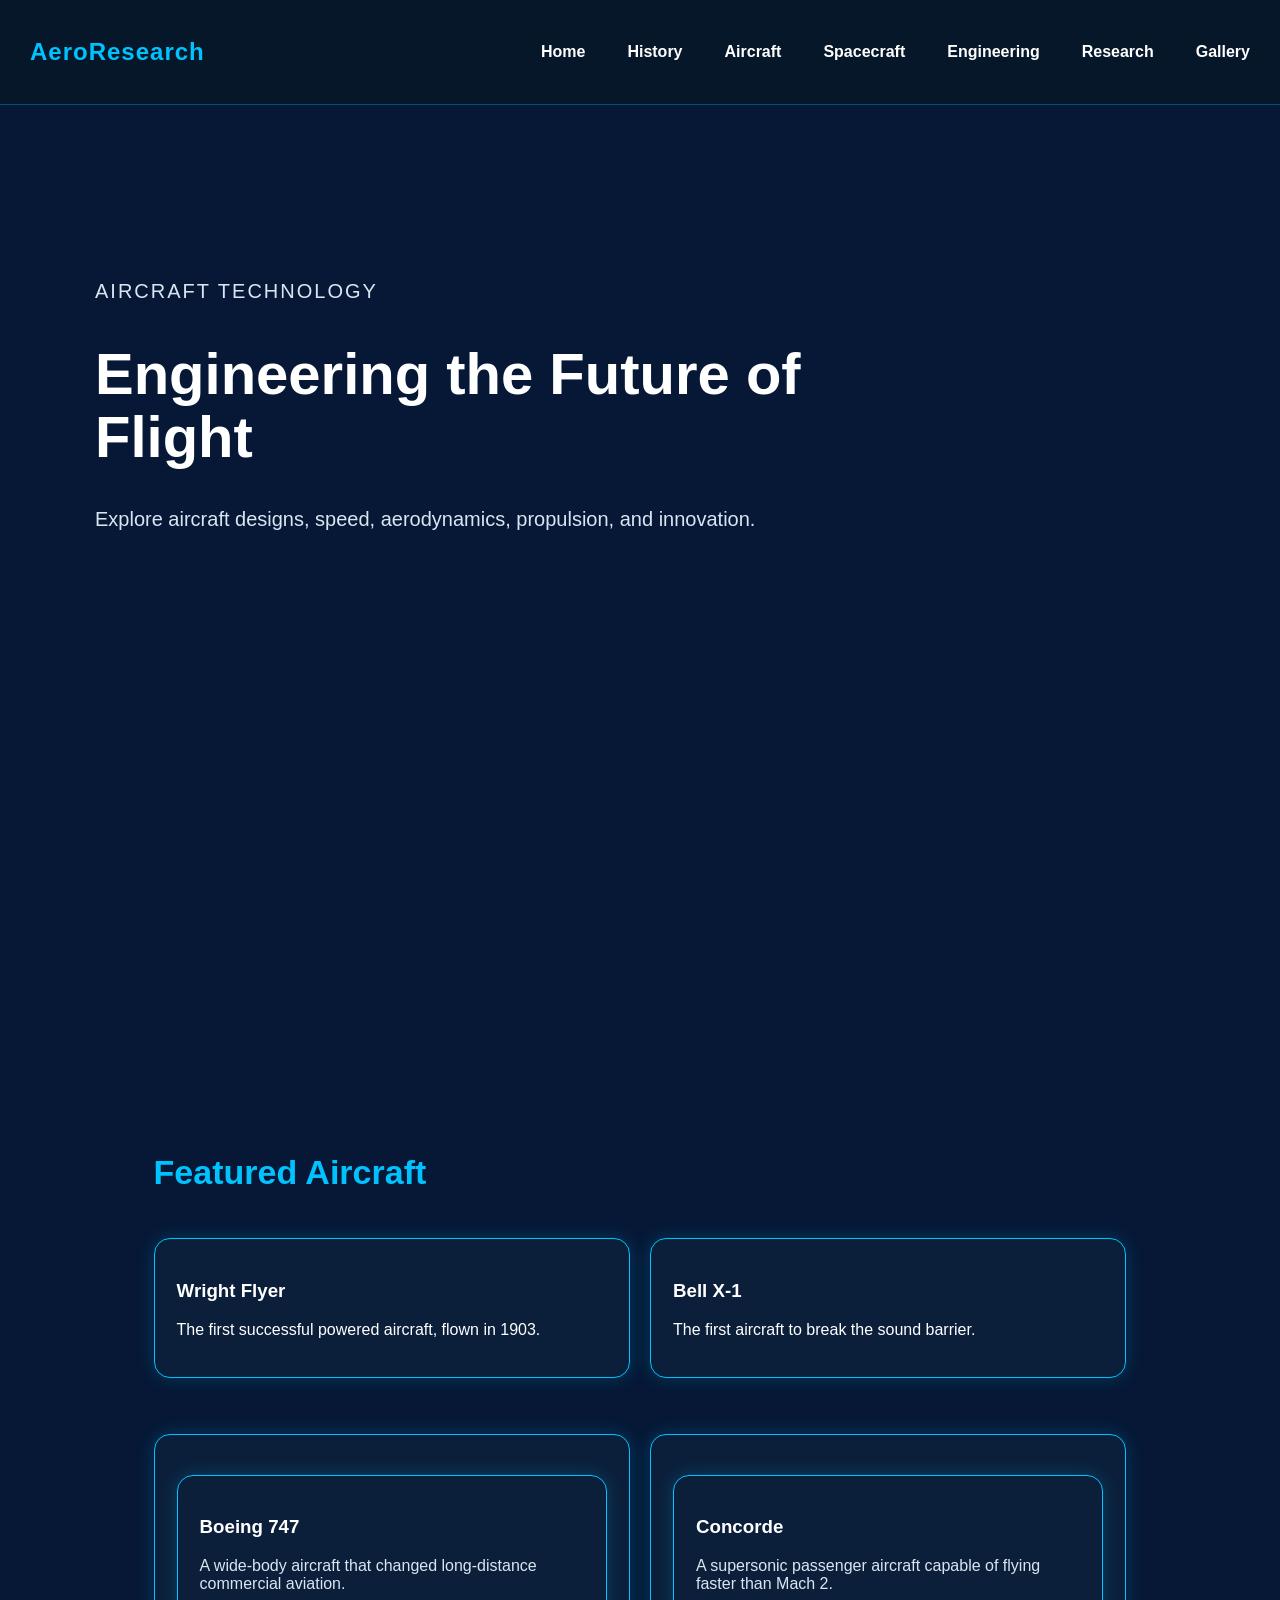
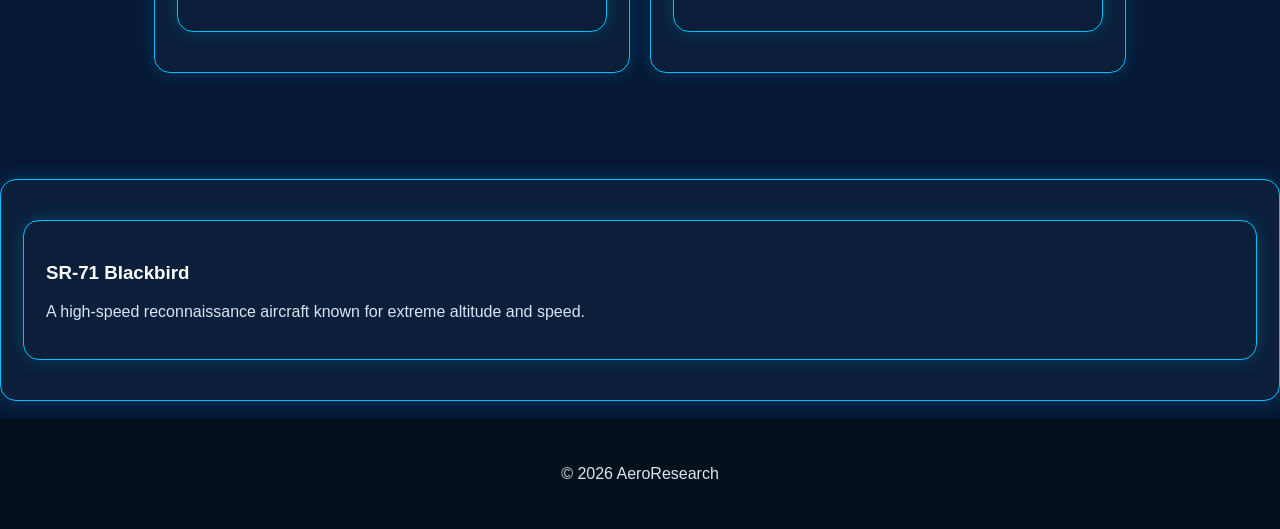
<file: aircraft.html>
<!DOCTYPE html>
<html lang="en">
<head>
  <meta charset="UTF-8">
  <meta name="viewport" content="width=device-width, initial-scale=1.0">
  <title>Aircraft | AeroResearch</title>
  <link rel="stylesheet" href="style.css">
</head>

<body>

<nav>
  <h2>AeroResearch</h2>
  <a href="index.html">Home</a>
  <a href="history.html">History</a>
  <a href="aircraft.html">Aircraft</a>
  <a href="spacecraft.html">Spacecraft</a>
  <a href="engineering.html">Engineering</a>
  <a href="research.html">Research</a>
  <a href="gallery.html">Gallery</a>
</nav>

<header class="hero">
  <div class="hero-text">
    <p class="tagline">Aircraft Technology</p>
    <h1>Engineering the Future of Flight</h1>
    <p>Explore aircraft designs, speed, aerodynamics, propulsion, and innovation.</p>
  </div>
</header>

<section>
  <h2>Featured Aircraft</h2>

  <div class="grid">
    <div class="card">
      <h3>Wright Flyer</h3>
      <p>The first successful powered aircraft, flown in 1903.</p>
    </div>

    <div class="card">
      <h3>Bell X-1</h3>
      <p>The first aircraft to break the sound barrier.</p>
    </div>

    <div class="card">
        <a class="card link-card" href="boeing747.html">
          <h3>Boeing 747</h3>
          <p> A wide-body aircraft that changed long-distance commercial aviation.</p>
        </a>
    </div>

    <div class="card">
        <a class="card link-card" href="concorde.html">
          <h3>Concorde</h3>
          <p>A supersonic passenger aircraft capable of flying faster than Mach 2.</p>
        </a>
    </div>
  </div>
</section>
  
    <div class="card">
        <a class="card link-card" href="sr71.html">
            <h3>SR-71 Blackbird</h3>
            <p>A high-speed reconnaissance aircraft known for extreme altitude and speed.</p>
        </a>
    </div>
  </div>
</section>

<footer>
  <p>© 2026 AeroResearch</p>
</footer>

<script src="script.js"></script>
</body>
</html>
</file>
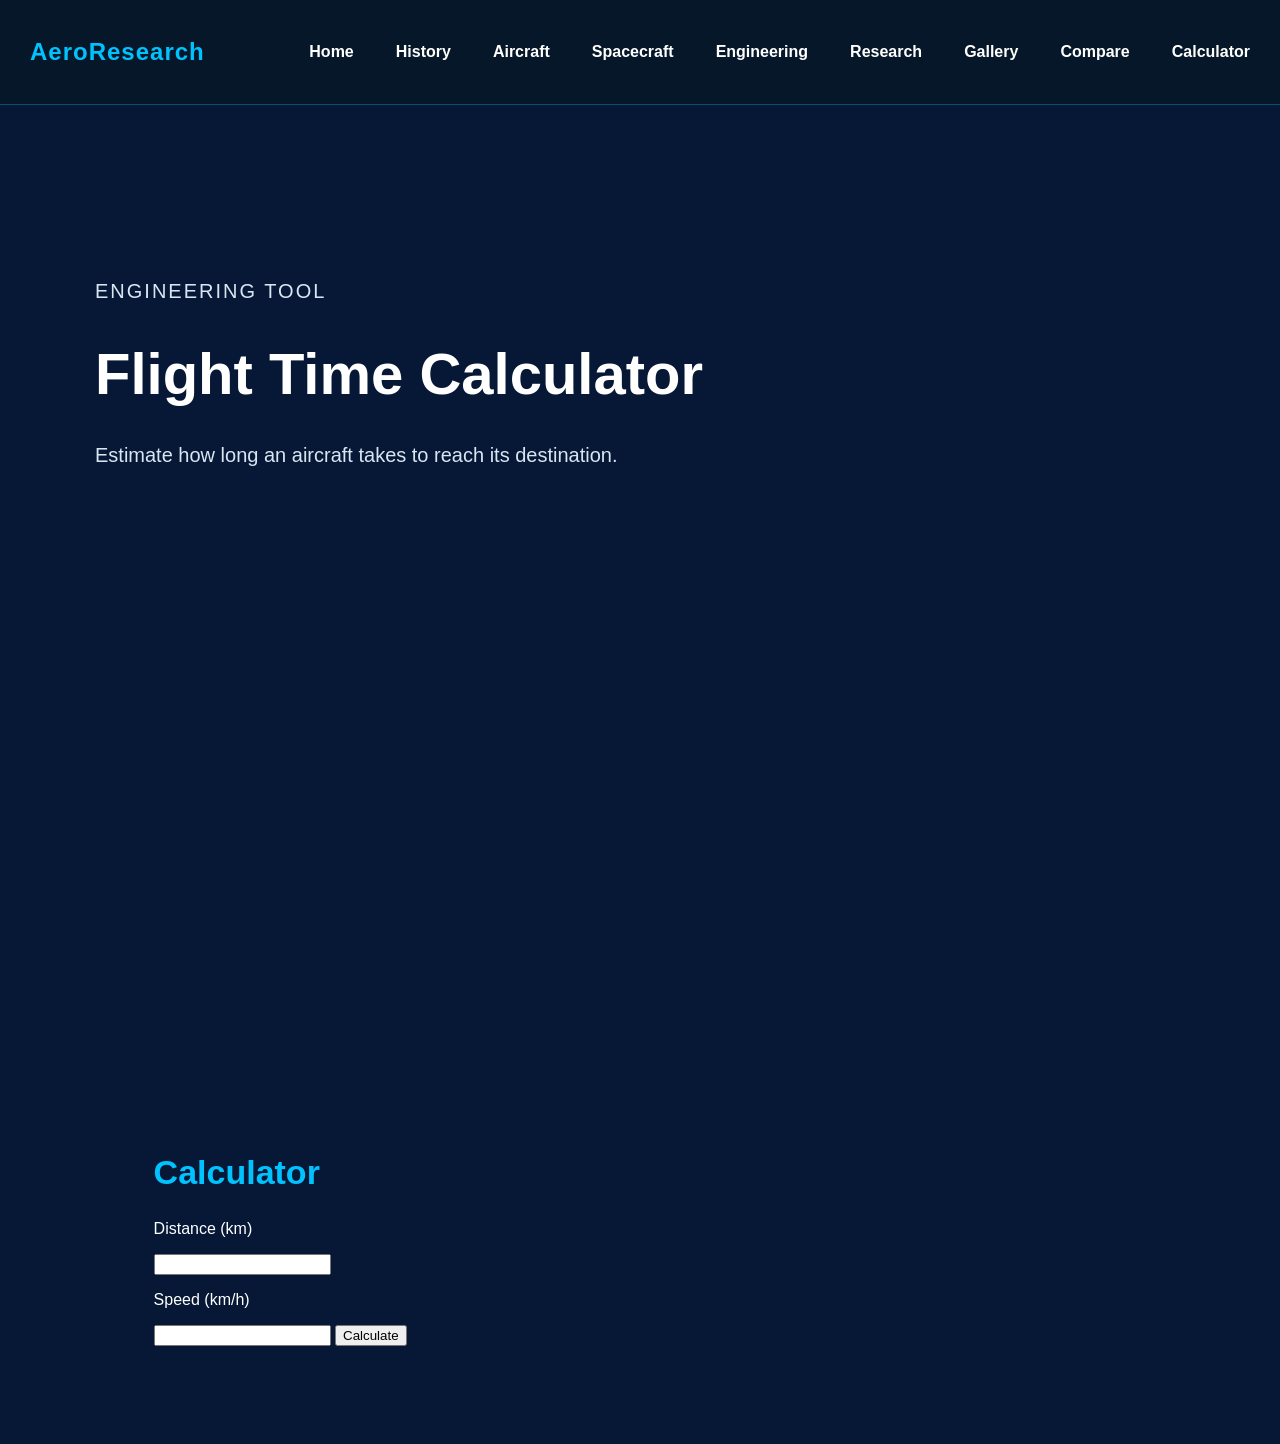
<file: calculator.html>
<!DOCTYPE html>
<html lang="en">
<head>
<meta charset="UTF-8">
<meta name="viewport" content="width=device-width, initial-scale=1.0">
<title>Flight Calculator</title>
<link rel="stylesheet" href="style.css">
</head>

<body>

<nav>
<h2>AeroResearch</h2>

<a href="index.html">Home</a>
<a href="history.html">History</a>
<a href="aircraft.html">Aircraft</a>
<a href="spacecraft.html">Spacecraft</a>
<a href="engineering.html">Engineering</a>
<a href="research.html">Research</a>
<a href="gallery.html">Gallery</a>
<a href="compare.html">Compare</a>
<a href="calculator.html">Calculator</a>

</nav>

<header class="hero">
<div class="hero-text">

<p class="tagline">Engineering Tool</p>

<h1>Flight Time Calculator</h1>

<p>Estimate how long an aircraft takes to reach its destination.</p>

</div>
</header>

<section>

<h2>Calculator</h2>

<p>Distance (km)</p>
<input type="number" id="distance">

<p>Speed (km/h)</p>
<input type="number" id="speed">

<button onclick="calculateFlight()">Calculate</button>

<h2 id="result"></h2>

</section>

<script src="script.js"></script>

</body>
</html>
</file>
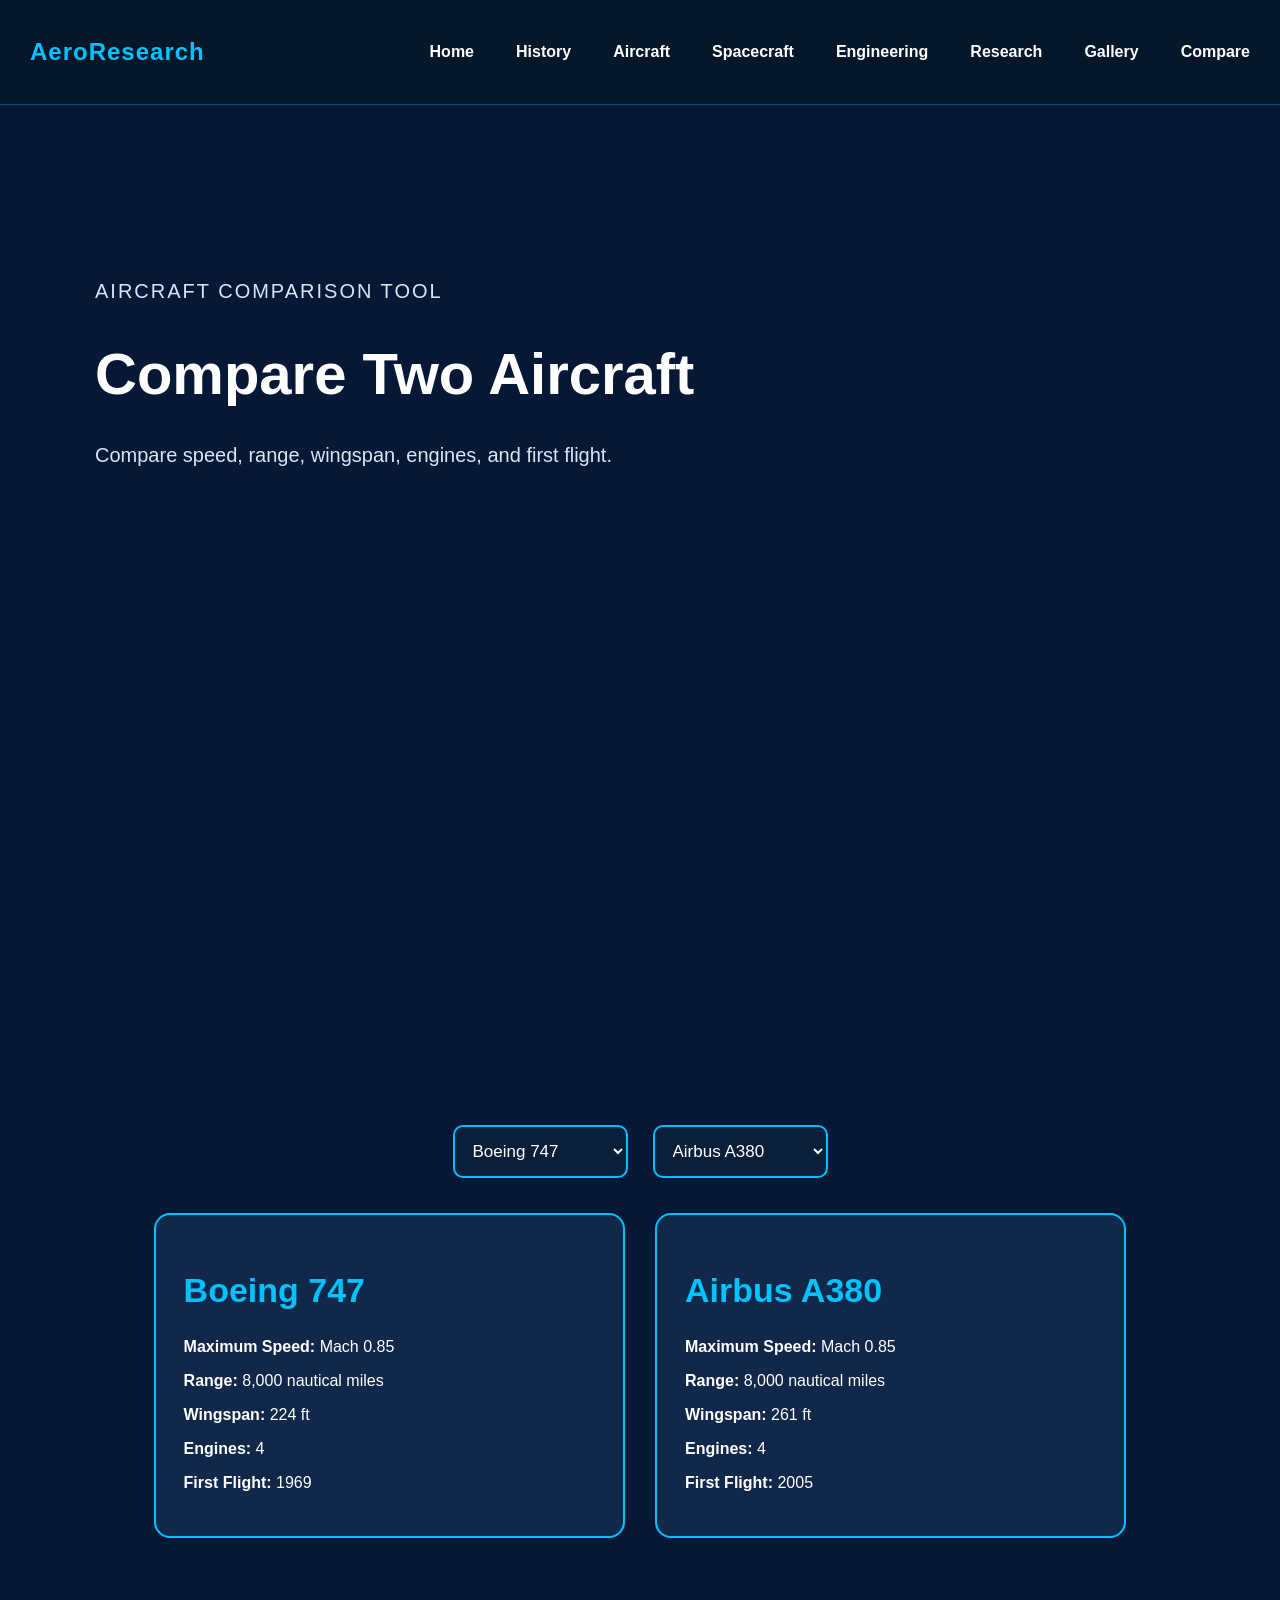
<file: compare.html>
<!DOCTYPE html>
<html lang="en">
<head>
  <meta charset="UTF-8">
  <meta name="viewport" content="width=device-width, initial-scale=1.0">
  <title>Aircraft Comparison | AeroResearch</title>
  <link rel="stylesheet" href="style.css">
</head>

<body>

<nav>
  <h2>AeroResearch</h2>
  <a href="index.html">Home</a>
  <a href="history.html">History</a>
  <a href="aircraft.html">Aircraft</a>
  <a href="spacecraft.html">Spacecraft</a>
  <a href="engineering.html">Engineering</a>
  <a href="research.html">Research</a>
  <a href="gallery.html">Gallery</a>
  <a href="compare.html">Compare</a>
</nav>

<header class="hero">
  <div class="hero-text">
    <p class="tagline">Aircraft Comparison Tool</p>
    <h1>Compare Two Aircraft</h1>
    <p>Compare speed, range, wingspan, engines, and first flight.</p>
  </div>
</header>

<section>
  <div class="comparison-selectors">
    <select id="aircraftOne" onchange="compareAircraft()">
      <option value="boeing747">Boeing 747</option>
      <option value="airbusA380">Airbus A380</option>
      <option value="sr71">SR-71 Blackbird</option>
      <option value="concorde">Concorde</option>
    </select>

    <select id="aircraftTwo" onchange="compareAircraft()">
      <option value="airbusA380">Airbus A380</option>
      <option value="boeing747">Boeing 747</option>
      <option value="sr71">SR-71 Blackbird</option>
      <option value="concorde">Concorde</option>
    </select>
  </div>

  <div class="comparison-grid">
    <div class="comparison-card" id="aircraftOneData"></div>
    <div class="comparison-card" id="aircraftTwoData"></div>
  </div>
</section>

<script src="script.js"></script>
</body>
</html>
</file>
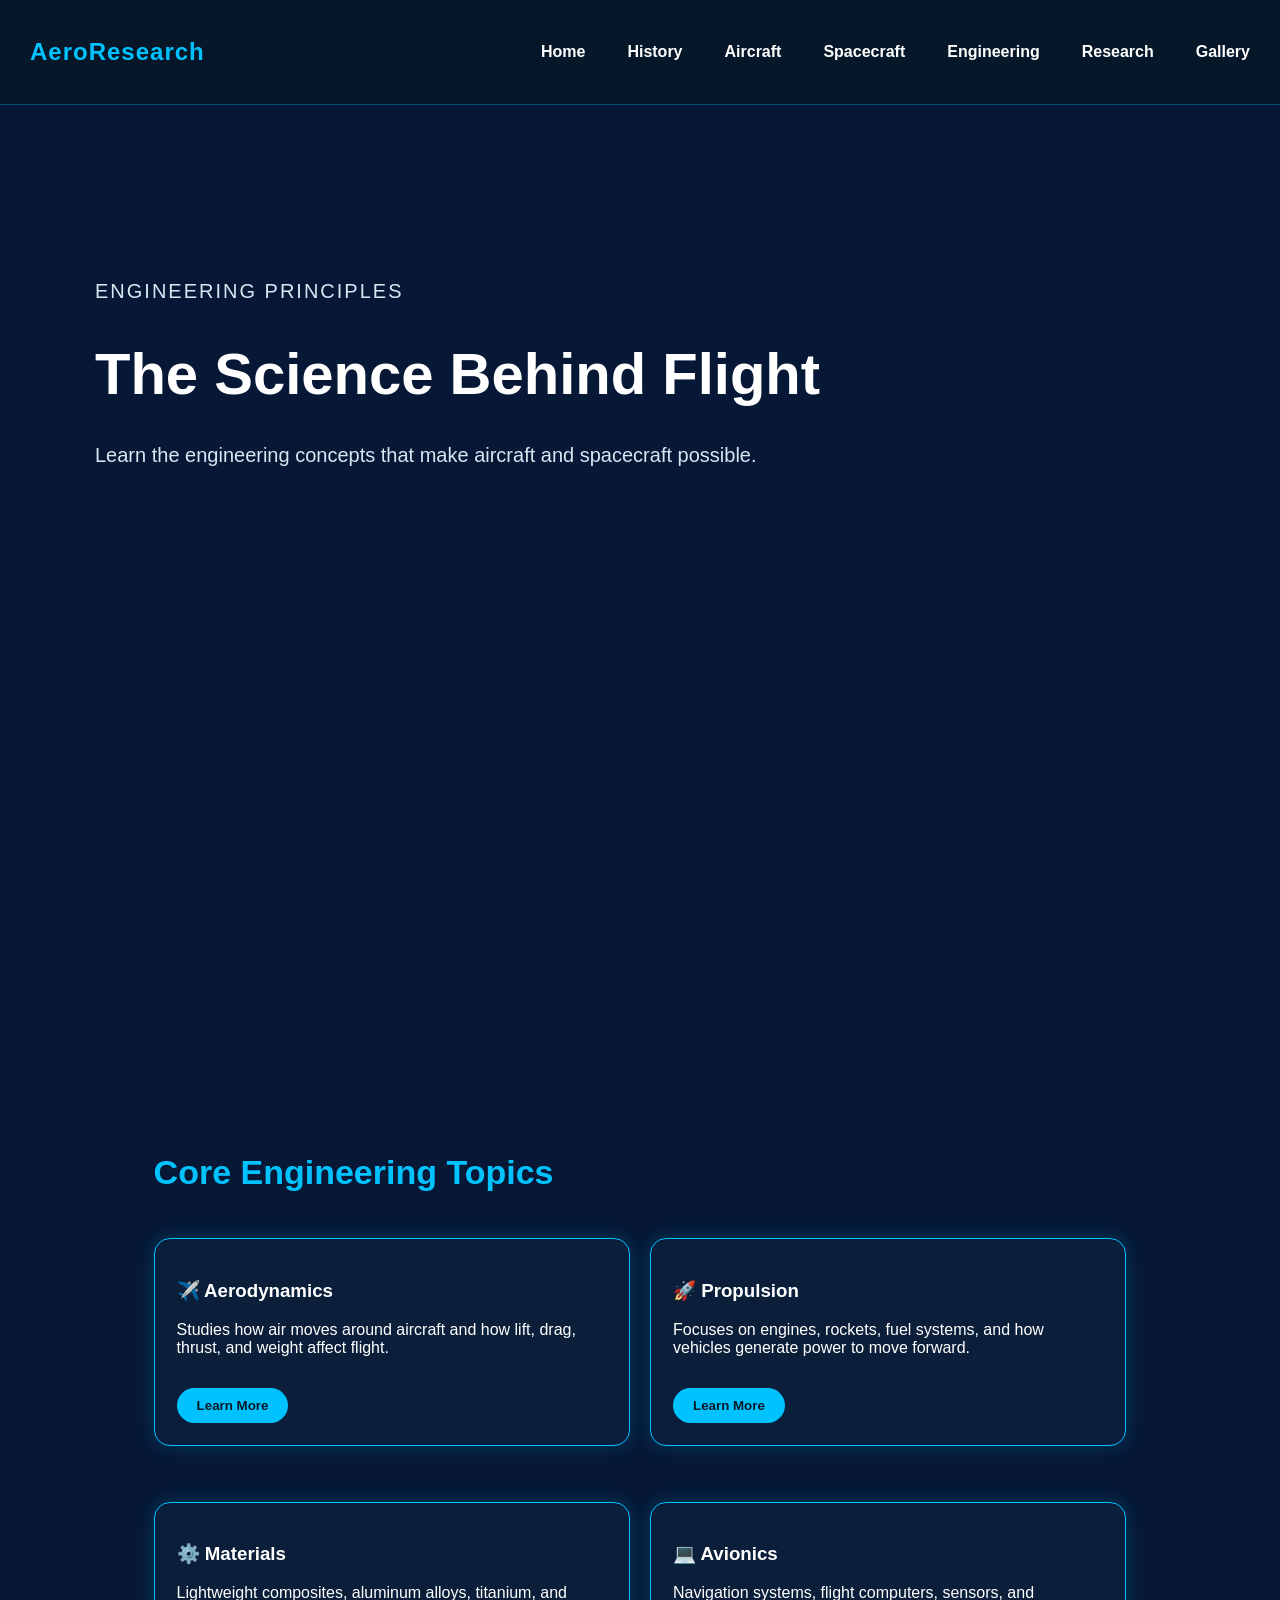
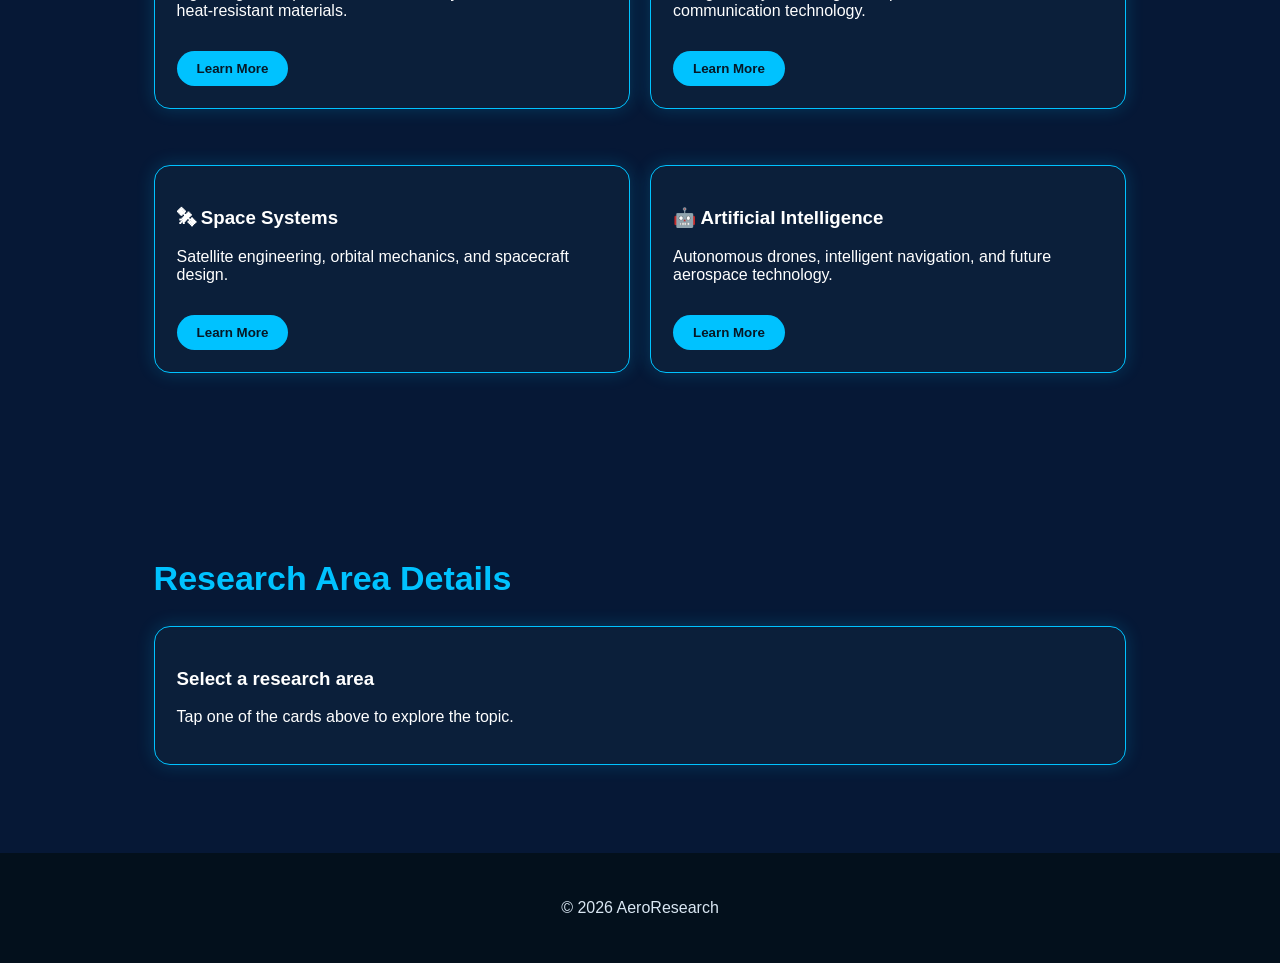
<file: engineering.html>
<!DOCTYPE html>
<html lang="en">
<head>
    <meta charset="UTF-8">
    <meta name="viewport" content="width=device-width, initial-scale=1.0">
    <title>Engineering | AeroResearch</title>
    <link rel="stylesheet" href="style.css">
</head>

<body>

<nav>
    <h2>AeroResearch</h2>

    <a href="index.html">Home</a>
    <a href="history.html">History</a>
    <a href="aircraft.html">Aircraft</a>
    <a href="spacecraft.html">Spacecraft</a>
    <a href="engineering.html">Engineering</a>
    <a href="research.html">Research</a>
    <a href="gallery.html">Gallery</a>
</nav>

<header class="hero">
    <div class="hero-text">
        <p class="tagline">Engineering Principles</p>

        <h1>The Science Behind Flight</h1>

        <p>
            Learn the engineering concepts that make aircraft and spacecraft
            possible.
        </p>
    </div>
</header>

<section>

<h2>Core Engineering Topics</h2>

<div class="grid">

<div class="card research-card" onclick="showResearchArea('aerodynamics')">
  <h3>✈️ Aerodynamics</h3>
  <p>Studies how air moves around aircraft and how lift, drag, thrust, and weight affect flight.</p>
  <button class="learn-more-btn">Learn More</button>
</div>

<div class="card research-card" onclick="showResearchArea('propulsion')">
  <h3>🚀 Propulsion</h3>
  <p>Focuses on engines, rockets, fuel systems, and how vehicles generate power to move forward.</p>
  <button class="learn-more-btn">Learn More</button>
</div>

<div class="card research-card" onclick="showResearchArea('materials')">
  <h3>⚙️ Materials</h3>
  <p>Lightweight composites, aluminum alloys, titanium, and heat-resistant materials.</p>
  <button class="learn-more-btn">Learn More</button>
</div>

<div class="card research-card" onclick="showResearchArea('avionics')">
  <h3>💻 Avionics</h3>
  <p>Navigation systems, flight computers, sensors, and communication technology.</p>
  <button class="learn-more-btn">Learn More</button>
</div>

<div class="card research-card" onclick="showResearchArea('spacesystems')">
  <h3>🛰 Space Systems</h3>
  <p>Satellite engineering, orbital mechanics, and spacecraft design.</p>
  <button class="learn-more-btn">Learn More</button>
</div>

<div class="card research-card" onclick="showResearchArea('artificialintelligence')">
  <h3>🤖 Artificial Intelligence</h3>
  <p>Autonomous drones, intelligent navigation, and future aerospace technology.</p>
  <button class="learn-more-btn">Learn More</button>
</div>

</div>

</section>

<section id="research-details">
    <h2>Research Area Details</h2>
    <div class="card" id="researchAreaInfo">
        <h3>Select a research area</h3>
        <p>Tap one of the cards above to explore the topic.</p>
    </div>
</section>
    
<footer>
<p>© 2026 AeroResearch</p>
</footer>

<script src="script.js"></script>

</body>
</html>
</file>
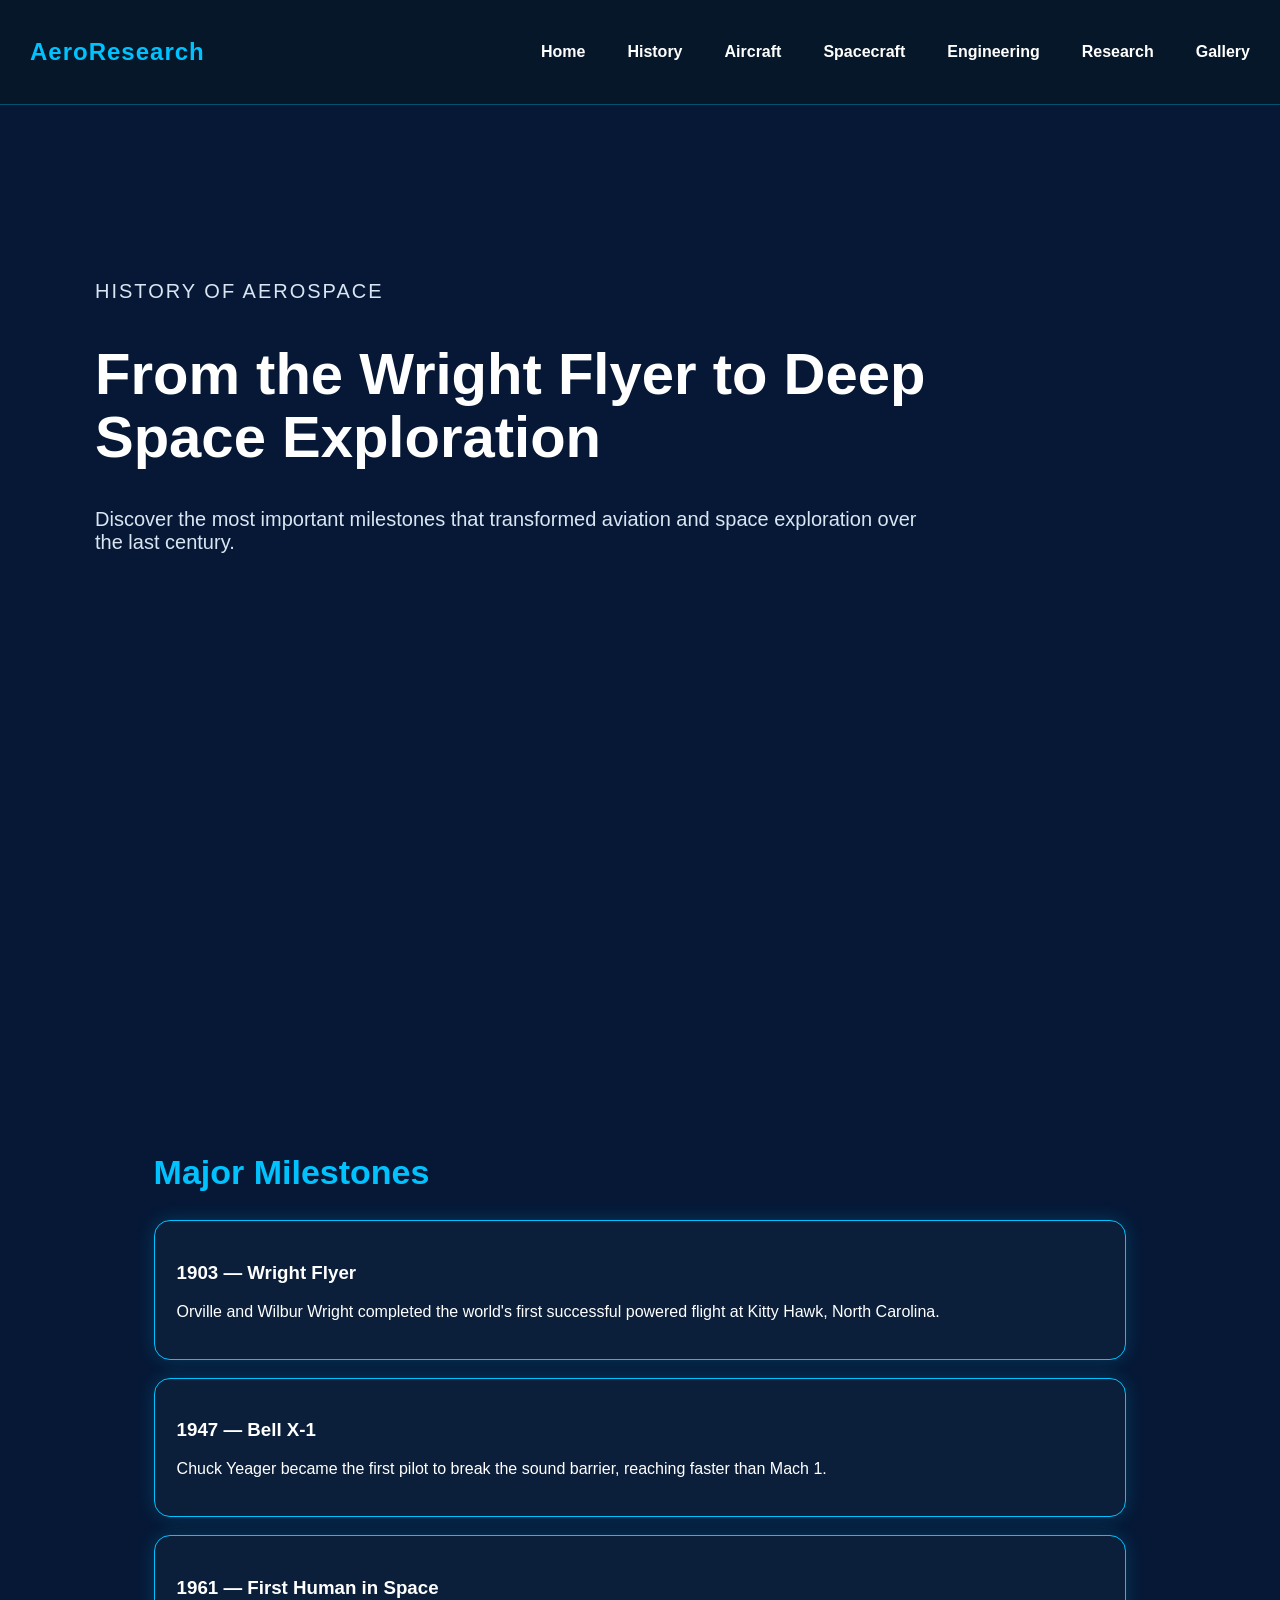
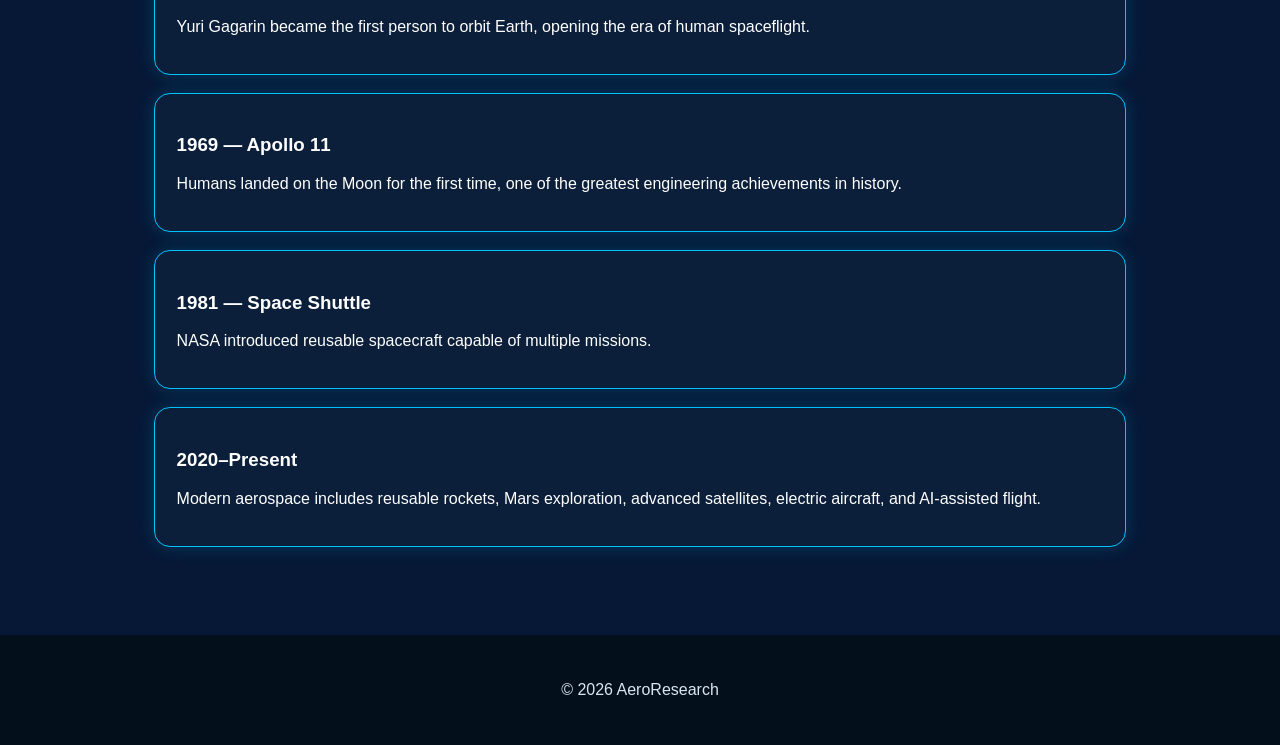
<file: history.html>
<!DOCTYPE html>
<html lang="en">
<head>
    <meta charset="UTF-8">
    <meta name="viewport" content="width=device-width, initial-scale=1.0">
    <title>Aerospace History</title>
    <link rel="stylesheet" href="style.css">
</head>

<body>

<nav>
    <h2>AeroResearch</h2>

    <a href="index.html">Home</a>
    <a href="history.html">History</a>
    <a href="aircraft.html">Aircraft</a>
    <a href="spacecraft.html">Spacecraft</a>
    <a href="engineering.html">Engineering</a>
    <a href="research.html">Research</a>
    <a href="gallery.html">Gallery</a>
</nav>

<header class="hero">
    <div class="hero-text">
        <p class="tagline">History of Aerospace</p>

        <h1>From the Wright Flyer to Deep Space Exploration</h1>

        <p>
            Discover the most important milestones that transformed aviation and
            space exploration over the last century.
        </p>
    </div>
</header>

<section>

<h2>Major Milestones</h2>

<div class="card">
<h3>1903 — Wright Flyer</h3>
<p>
Orville and Wilbur Wright completed the world's first successful powered flight
at Kitty Hawk, North Carolina.
</p>
</div>

<div class="card">
<h3>1947 — Bell X-1</h3>
<p>
Chuck Yeager became the first pilot to break the sound barrier,
reaching faster than Mach 1.
</p>
</div>

<div class="card">
<h3>1961 — First Human in Space</h3>
<p>
Yuri Gagarin became the first person to orbit Earth,
opening the era of human spaceflight.
</p>
</div>

<div class="card">
<h3>1969 — Apollo 11</h3>
<p>
Humans landed on the Moon for the first time,
one of the greatest engineering achievements in history.
</p>
</div>

<div class="card">
<h3>1981 — Space Shuttle</h3>
<p>
NASA introduced reusable spacecraft capable of multiple missions.
</p>
</div>

<div class="card">
<h3>2020–Present</h3>
<p>
Modern aerospace includes reusable rockets, Mars exploration,
advanced satellites, electric aircraft, and AI-assisted flight.
</p>
</div>

</section>

<footer>
<p>© 2026 AeroResearch</p>
</footer>

<script src="script.js"></script>

</body>
</html>
</file>
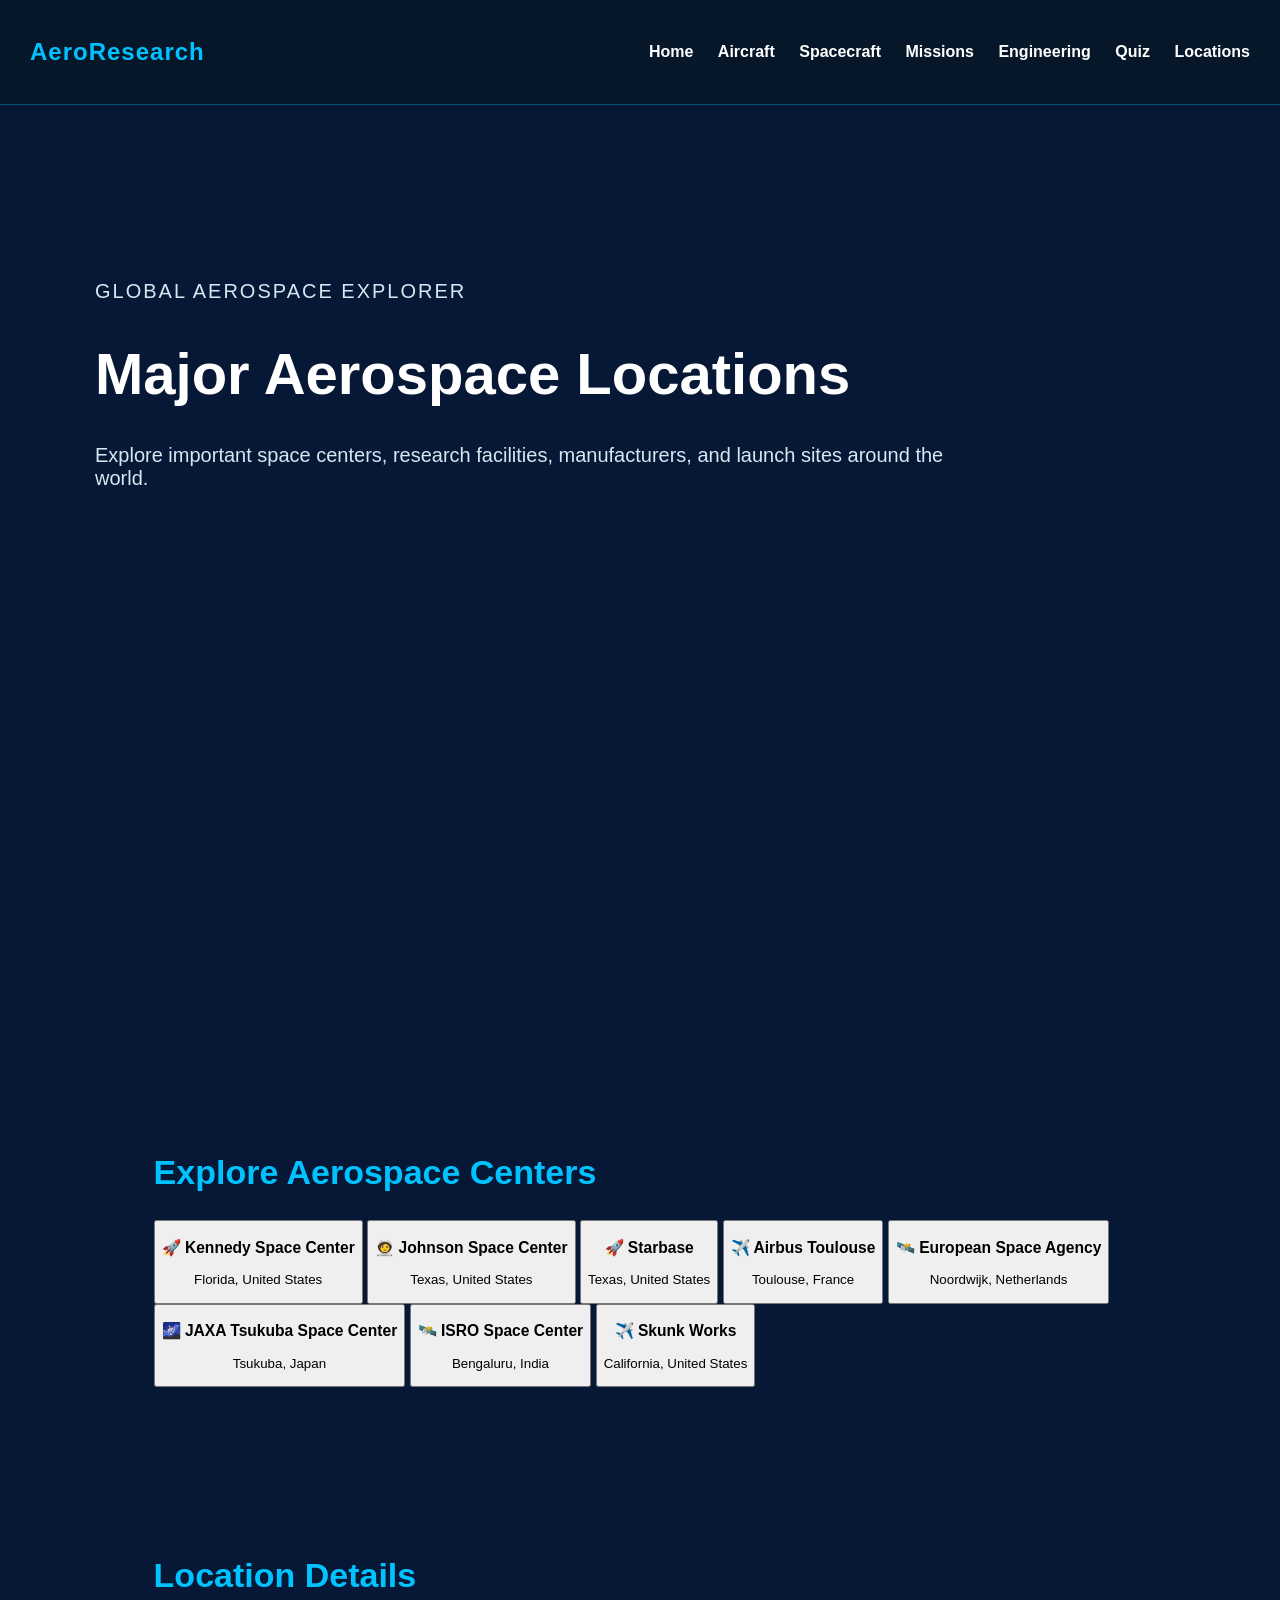
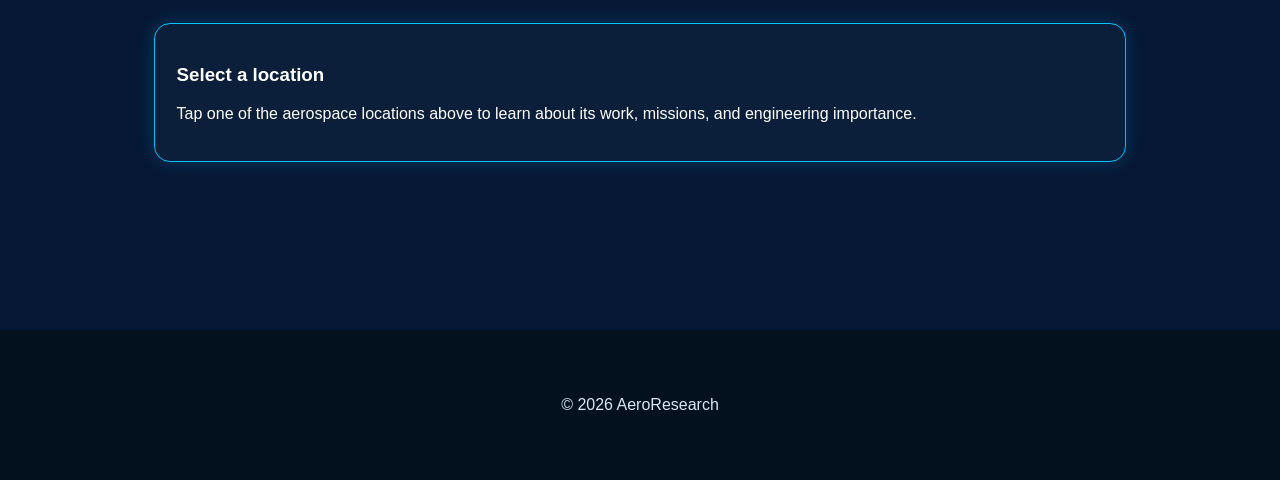
<file: map.html>
<!DOCTYPE html>
<html lang="en">
<head>
  <meta charset="UTF-8">
  <meta name="viewport" content="width=device-width, initial-scale=1.0">

  <title>Aerospace Locations | AeroResearch</title>

  <link rel="stylesheet" href="style.css">
</head>

<body>

<nav>
  <h2>AeroResearch</h2>

  <div class="nav-links">
    <a href="index.html">Home</a>
    <a href="aircraft.html">Aircraft</a>
    <a href="spacecraft.html">Spacecraft</a>
    <a href="missions.html">Missions</a>
    <a href="engineering.html">Engineering</a>
    <a href="quiz.html">Quiz</a>
    <a href="map.html">Locations</a>
  </div>
</nav>
  
<header class="hero">
  <div class="hero-text">
    <p class="tagline">Global Aerospace Explorer</p>

    <h1>Major Aerospace Locations</h1>

    <p>
      Explore important space centers, research facilities, manufacturers,
      and launch sites around the world.
    </p>
  </div>
</header>

<section>
  <h2>Explore Aerospace Centers</h2>

  <div class="location-grid">

    <button
      class="location-card"
      onclick="showLocation('kennedy')"
    >
      <h3>🚀 Kennedy Space Center</h3>
      <p>Florida, United States</p>
    </button>

    <button
      class="location-card"
      onclick="showLocation('johnson')"
    >
      <h3>🧑‍🚀 Johnson Space Center</h3>
      <p>Texas, United States</p>
    </button>

    <button
      class="location-card"
      onclick="showLocation('starbase')"
    >
      <h3>🚀 Starbase</h3>
      <p>Texas, United States</p>
    </button>

    <button
      class="location-card"
      onclick="showLocation('toulouse')"
    >
      <h3>✈️ Airbus Toulouse</h3>
      <p>Toulouse, France</p>
    </button>

    <button
      class="location-card"
      onclick="showLocation('esa')"
    >
      <h3>🛰️ European Space Agency</h3>
      <p>Noordwijk, Netherlands</p>
    </button>

    <button
      class="location-card"
      onclick="showLocation('jaxa')"
    >
      <h3>🌌 JAXA Tsukuba Space Center</h3>
      <p>Tsukuba, Japan</p>
    </button>

    <button
      class="location-card"
      onclick="showLocation('isro')"
    >
      <h3>🛰️ ISRO Space Center</h3>
      <p>Bengaluru, India</p>
    </button>

    <button
      class="location-card"
      onclick="showLocation('skunkworks')"
    >
      <h3>✈️ Skunk Works</h3>
      <p>California, United States</p>
    </button>

  </div>
</section>

<section id="location-details">
  <h2>Location Details</h2>

  <div class="card" id="locationInfo">
    <h3>Select a location</h3>

    <p>
      Tap one of the aerospace locations above to learn about its work,
      missions, and engineering importance.
    </p>
  </div>
</section>

<footer class="site-footer">
  <p>© 2026 AeroResearch</p>
</footer>

<script src="script.js"></script>

</body>
</html>
</file>
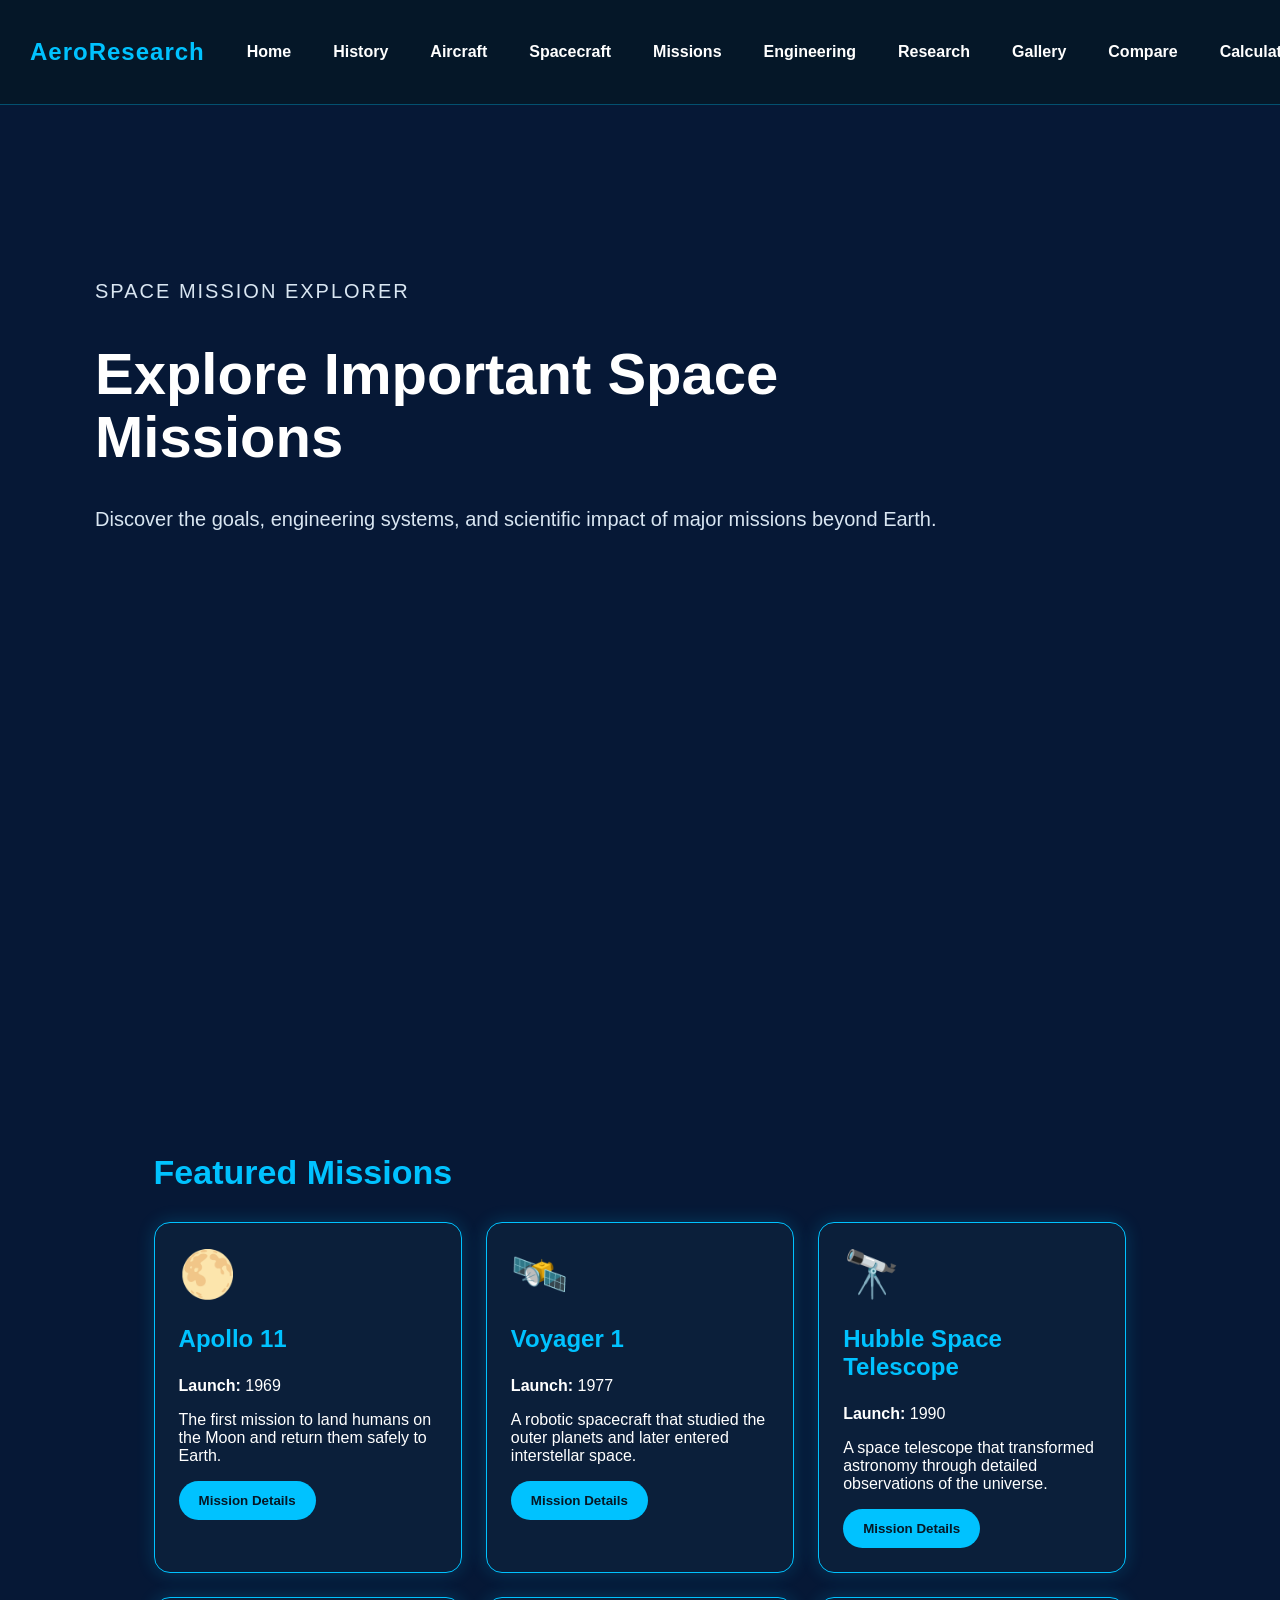
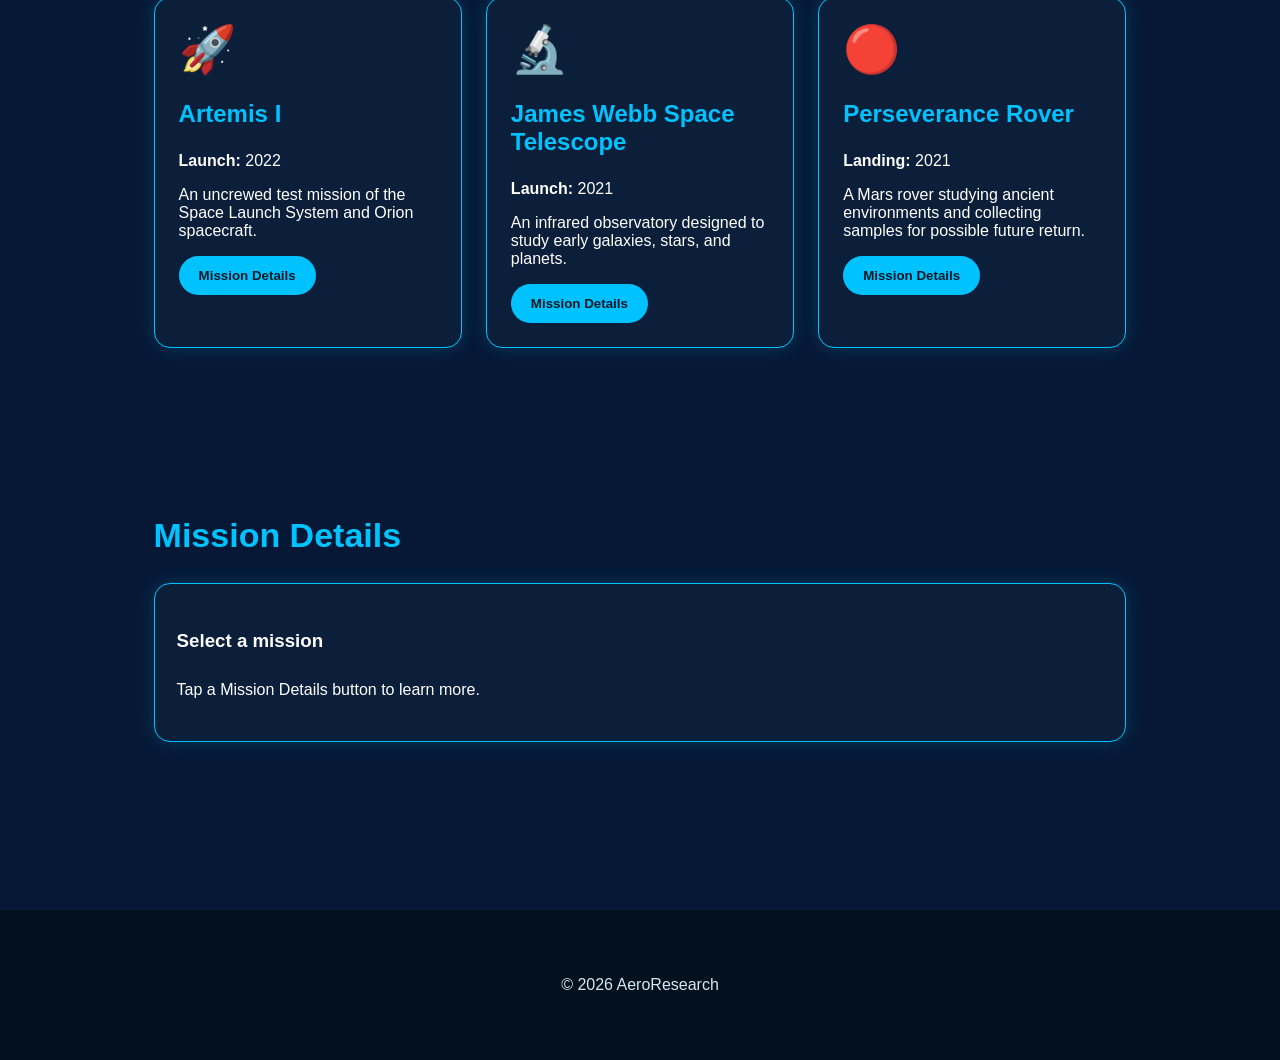
<file: missions.html>
<!DOCTYPE html>
<html lang="en">
<head>
  <meta charset="UTF-8">
  <meta name="viewport" content="width=device-width, initial-scale=1.0">
  <title>Mission Explorer | AeroResearch</title>
  <link rel="stylesheet" href="style.css">
</head>

<body>

<nav>
  <h2>AeroResearch</h2>
  <a href="index.html">Home</a>
  <a href="history.html">History</a>
  <a href="aircraft.html">Aircraft</a>
  <a href="spacecraft.html">Spacecraft</a>
  <a href="missions.html">Missions</a>
  <a href="engineering.html">Engineering</a>
  <a href="research.html">Research</a>
  <a href="gallery.html">Gallery</a>
  <a href="compare.html">Compare</a>
  <a href="calculator.html">Calculator</a>
</nav>

<header class="hero">
  <div class="hero-text">
    <p class="tagline">Space Mission Explorer</p>
    <h1>Explore Important Space Missions</h1>
    <p>
      Discover the goals, engineering systems, and scientific impact of major
      missions beyond Earth.
    </p>
  </div>
</header>

<section>
  <h2>Featured Missions</h2>

  <div class="mission-grid">

    <article class="mission-card">
      <div class="mission-icon">🌕</div>
      <h3>Apollo 11</h3>
      <p><strong>Launch:</strong> 1969</p>
      <p>
        The first mission to land humans on the Moon and return them safely to Earth.
      </p>
      <button onclick="showMission('apollo11')">Mission Details</button>
    </article>

    <article class="mission-card">
      <div class="mission-icon">🛰️</div>
      <h3>Voyager 1</h3>
      <p><strong>Launch:</strong> 1977</p>
      <p>
        A robotic spacecraft that studied the outer planets and later entered
        interstellar space.
      </p>
      <button onclick="showMission('voyager1')">Mission Details</button>
    </article>

    <article class="mission-card">
      <div class="mission-icon">🔭</div>
      <h3>Hubble Space Telescope</h3>
      <p><strong>Launch:</strong> 1990</p>
      <p>
        A space telescope that transformed astronomy through detailed observations
        of the universe.
      </p>
      <button onclick="showMission('hubble')">Mission Details</button>
    </article>

    <article class="mission-card">
      <div class="mission-icon">🚀</div>
      <h3>Artemis I</h3>
      <p><strong>Launch:</strong> 2022</p>
      <p>
        An uncrewed test mission of the Space Launch System and Orion spacecraft.
      </p>
      <button onclick="showMission('artemis1')">Mission Details</button>
    </article>

    <article class="mission-card">
      <div class="mission-icon">🔬</div>
      <h3>James Webb Space Telescope</h3>
      <p><strong>Launch:</strong> 2021</p>
      <p>
        An infrared observatory designed to study early galaxies, stars, and planets.
      </p>
      <button onclick="showMission('jwst')">Mission Details</button>
    </article>

    <article class="mission-card">
      <div class="mission-icon">🔴</div>
      <h3>Perseverance Rover</h3>
      <p><strong>Landing:</strong> 2021</p>
      <p>
        A Mars rover studying ancient environments and collecting samples for
        possible future return.
      </p>
      <button onclick="showMission('perseverance')">Mission Details</button>
    </article>

  </div>
</section>

<section id="mission-details">
  <h2>Mission Details</h2>

  <div class="card" id="missionInfo">
    <h3>Select a mission</h3>
    <p>Tap a Mission Details button to learn more.</p>
  </div>
</section>

<footer class="site-footer">
  <p>© 2026 AeroResearch</p>
</footer>

<script src="script.js"></script>
</body>
</html>
</file>
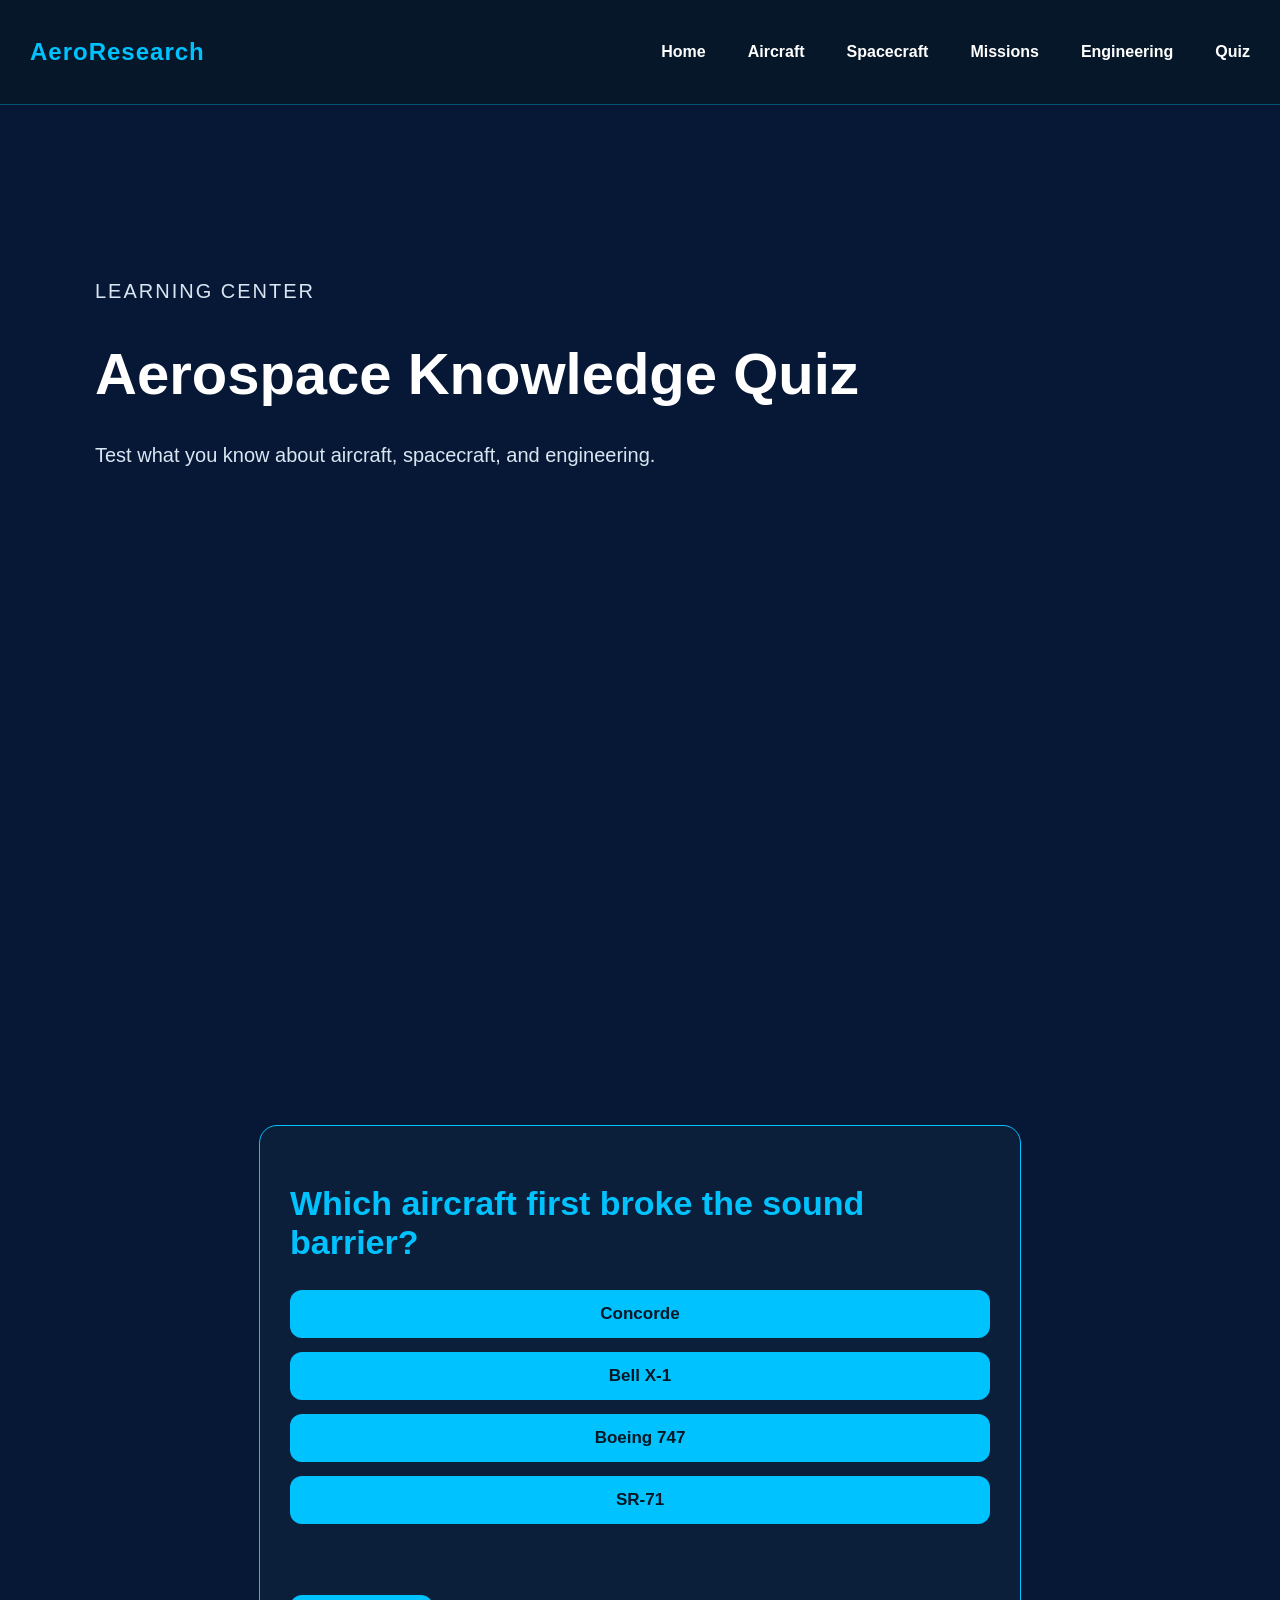
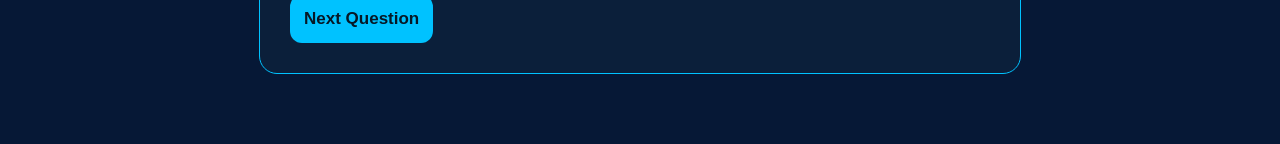
<file: quiz.html>
<!DOCTYPE html>
<html lang="en">
<head>
  <meta charset="UTF-8">
  <meta name="viewport" content="width=device-width, initial-scale=1.0">
  <title>Aerospace Quiz | AeroResearch</title>
  <link rel="stylesheet" href="style.css">
</head>

<body>

<nav>
  <h2>AeroResearch</h2>
  <a href="index.html">Home</a>
  <a href="aircraft.html">Aircraft</a>
  <a href="spacecraft.html">Spacecraft</a>
  <a href="missions.html">Missions</a>
  <a href="engineering.html">Engineering</a>
  <a href="quiz.html">Quiz</a>
</nav>

<header class="hero">
  <div class="hero-text">
    <p class="tagline">Learning Center</p>
    <h1>Aerospace Knowledge Quiz</h1>
    <p>Test what you know about aircraft, spacecraft, and engineering.</p>
  </div>
</header>

<section>
  <div class="quiz-card">
    <h2 id="question">Question</h2>

    <div id="answerButtons" class="answer-buttons"></div>

    <p id="quizFeedback"></p>

    <button id="nextQuestionButton" onclick="nextQuestion()">
      Next Question
    </button>
  </div>
</section>

<script src="script.js"></script>
</body>
</html>
</file>
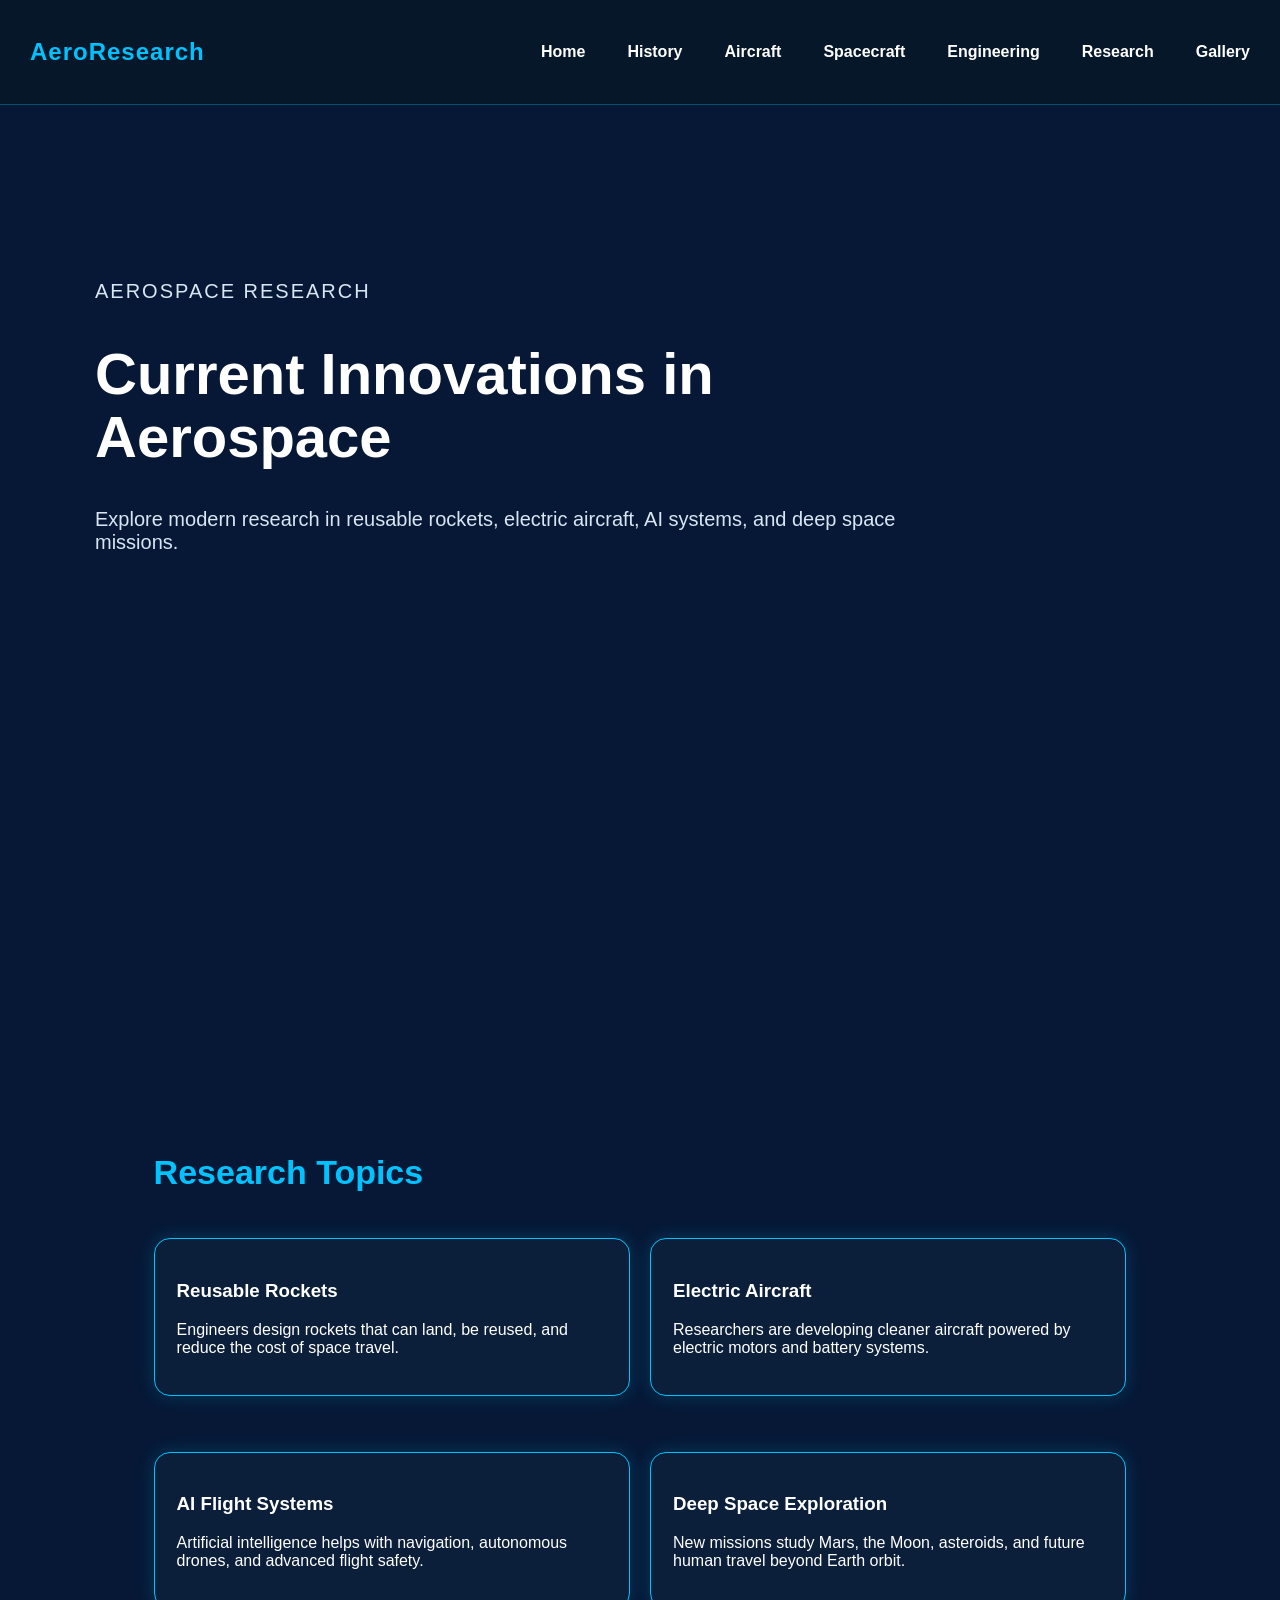
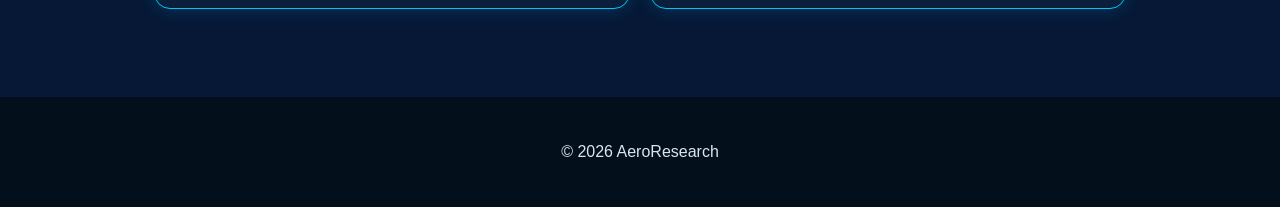
<file: research.html>
<!DOCTYPE html>
<html lang="en">
<head>
  <meta charset="UTF-8">
  <meta name="viewport" content="width=device-width, initial-scale=1.0">
  <title>Research | AeroResearch</title>
  <link rel="stylesheet" href="style.css">
</head>

<body>

<nav>
  <h2>AeroResearch</h2>
  <a href="index.html">Home</a>
  <a href="history.html">History</a>
  <a href="aircraft.html">Aircraft</a>
  <a href="spacecraft.html">Spacecraft</a>
  <a href="engineering.html">Engineering</a>
  <a href="research.html">Research</a>
  <a href="gallery.html">Gallery</a>
</nav>

<header class="hero">
  <div class="hero-text">
    <p class="tagline">Aerospace Research</p>
    <h1>Current Innovations in Aerospace</h1>
    <p>Explore modern research in reusable rockets, electric aircraft, AI systems, and deep space missions.</p>
  </div>
</header>

<section>
  <h2>Research Topics</h2>

  <div class="grid">
    <div class="card">
      <h3>Reusable Rockets</h3>
      <p>Engineers design rockets that can land, be reused, and reduce the cost of space travel.</p>
    </div>

    <div class="card">
      <h3>Electric Aircraft</h3>
      <p>Researchers are developing cleaner aircraft powered by electric motors and battery systems.</p>
    </div>

    <div class="card">
      <h3>AI Flight Systems</h3>
      <p>Artificial intelligence helps with navigation, autonomous drones, and advanced flight safety.</p>
    </div>

    <div class="card">
      <h3>Deep Space Exploration</h3>
      <p>New missions study Mars, the Moon, asteroids, and future human travel beyond Earth orbit.</p>
    </div>
  </div>
</section>

<footer>
  <p>© 2026 AeroResearch</p>
</footer>

<script src="script.js"></script>
</body>
</html>
</file>
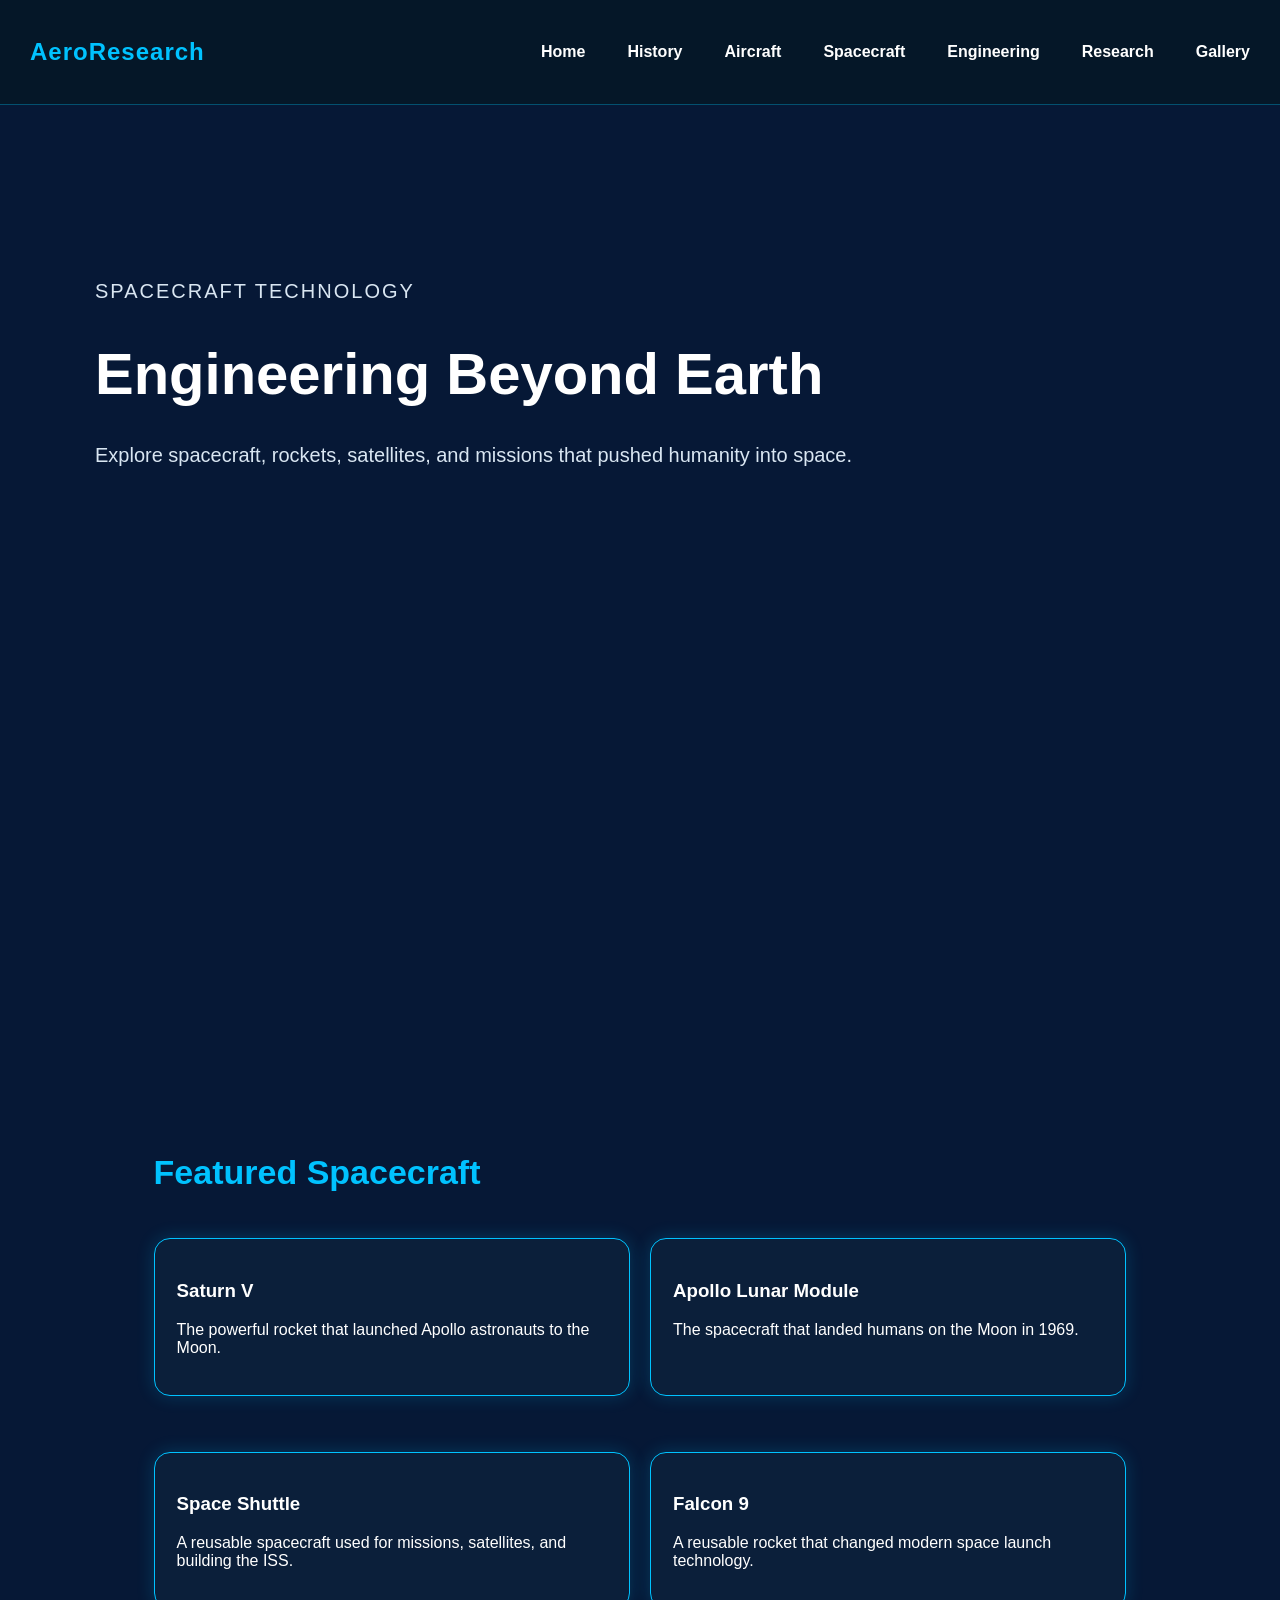
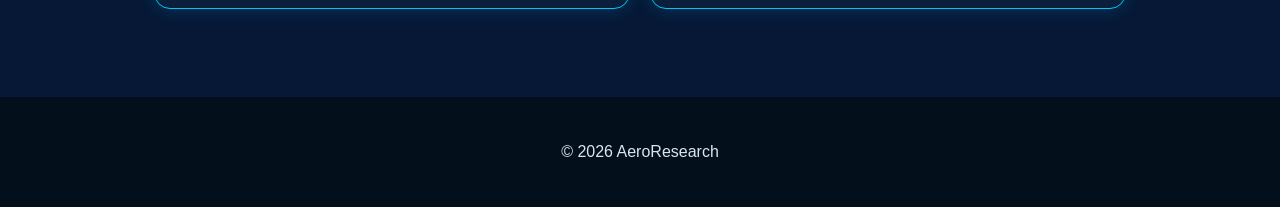
<file: spacecraft.html>
<!DOCTYPE html>
<html lang="en">
<head>
  <meta charset="UTF-8">
  <meta name="viewport" content="width=device-width, initial-scale=1.0">
  <title>Spacecraft | AeroResearch</title>
  <link rel="stylesheet" href="style.css">
</head>

<body>

<nav>
  <h2>AeroResearch</h2>
  <a href="index.html">Home</a>
  <a href="history.html">History</a>
  <a href="aircraft.html">Aircraft</a>
  <a href="spacecraft.html">Spacecraft</a>
  <a href="engineering.html">Engineering</a>
  <a href="research.html">Research</a>
  <a href="gallery.html">Gallery</a>
</nav>

<header class="hero">
  <div class="hero-text">
    <p class="tagline">Spacecraft Technology</p>
    <h1>Engineering Beyond Earth</h1>
    <p>Explore spacecraft, rockets, satellites, and missions that pushed humanity into space.</p>
  </div>
</header>

<section>
  <h2>Featured Spacecraft</h2>

  <div class="grid">
    <div class="card">
      <h3>Saturn V</h3>
      <p>The powerful rocket that launched Apollo astronauts to the Moon.</p>
    </div>

    <div class="card">
      <h3>Apollo Lunar Module</h3>
      <p>The spacecraft that landed humans on the Moon in 1969.</p>
    </div>

    <div class="card">
      <h3>Space Shuttle</h3>
      <p>A reusable spacecraft used for missions, satellites, and building the ISS.</p>
    </div>

    <div class="card">
      <h3>Falcon 9</h3>
      <p>A reusable rocket that changed modern space launch technology.</p>
    </div>
  </div>
</section>

<footer>
  <p>© 2026 AeroResearch</p>
</footer>

<script src="script.js"></script>
</body>
</html>
</file>
<file: style.css>
body {
  margin: 0;
  font-family: Arial, sans-serif;
  background: #061836;
  color: white;
}

.hero {
  min-height: 100vh;
  padding: 25px;
  background:
    radical-gradient(circle at 20% 30%, white 1px, transparent 2px),
    radical-gradient(circle at 80% 20%, white 1px, transparent 2px),
    radical-gradient(circle at 60% 70%, #00C2FF 1px, transparent 2px),
    radical-gradient(circle at top right, #00c2ff55, transparent 30%),
    linear-gradient(135deg, #061826, #0b1f3a);
}

nav {
  position: sticky;
  top: 0;
  z-index: 1000;
  display: flex;
  align-items: center;
  gap: 22px;
  padding: 18px 30px;
  background: rgba(6, 24, 38, 0.85);
  backdrop-filter: blur(10px);
  border-bottom: 1px solid #00c2ff55;
}

nav h2 {
  margin-right: auto;
  color: #00C2FF;
  letter-spacing: 1px;
}

nav a {
  color: white;
  text-decoration: none;
  font-weight: bold;
  transition: 0.3s;
  margin-left: 20px;
}

nav a:hover {
  color: #00C2FF;
}

.hero-text {
  max-width: 850px;
  margin-top: 150px;
}

.tagline {
  color: #00C2FF;
  letter-spacing: 2px;
  text-transform: uppercase;
}

.hero-text h1 {
  font-size: 58px;
  line-height: 1.1;
}

.hero-text p {
  font-size: 20px;
  color: #D9E6F2;
}

.button {
  display: inline-block;
  background: #00C2FF;
  color: #061826;
  padding: 14px 26px;
  border-radius: 30px;
  text-decoration: none;  
  font-weight: bold;
}

section {
  padding: 70px 12%;
}

section h2 {
  color: #00C2FF;
  font-size: 34px;
}

.card {
  background: #0b1f3a;
  border: 1px solid #00C2FF;
  padding: 22px;
  margin: 18px 0;
  border-radius: 16px;
  box-shadow: 0 0 18px #00c2ff33;
}

.grid {
  display: grid;
  grid-template-columns: repeat(2, 1fr);
  gap: 20px;
}

footer {
  text-align: center;
  padding: 30px;
  background: #03101c;
  color: #D9E6F2;
}

@media (max-width: 700px) {
  nav {
    flex-direction: column;
  }

  .hero-text h1 {
    font-size: 38px;
  }

  .grid {
    grid-template-columns: 1fr;
  }
}

html {
  scroll-behavior: smooth;
}

.button:hover {
  transform: scale(1.05);
  box-shadow: 0 0 20px #00C2FF;
}

.card:hover {
  transform: translateY(-5px);
  box-shadow: 0 0 25px #00C2FF;
}

.card,
.button {
  transition: 0.3s;
}

#timeline button {
  background: linear-gradient(135deg, #00C2FF, #0088CC);
  color: white;
  border: none;
  border-radius: 30px;
  padding: 14px 30px;
  font-size: 17px;
  font-weight: bold;
  cursor: pointer;
  transition: all 0.3s ease;
  box-shadow: 0 0 15px rgba(0,194,255,.4);
}

#timeline button:hover {
  transform: translateY(-3px);
  box-shadow: 0 0 30px rgba(0,194,255,.8);
}

.stat {
  text-align: center;
}

.stat h3 {
  color: #00C2FF;
  font-size: 42px;
  margin-bottom: 10px;
}

.stat p {
  color: #D9E6F2;
}

@media (max-width: 800px) {
  nav {
    flex-wrap: wrap;
    justify-content: center;
  }

  nav h2 {
    width: 100%;
    text-align: center;
    margin-right: 0;
  }
}

.link-card {
  display: block;
  color: white;
  text-decoration: none;
}

.link-card p {
  color: #D9E6F2;
}

.image-card {
  background: #0b1f3a;
  border: 1px solid #00C2FF;
  border-radius: 16px;
  padding: 20px;
  text-align: center;
  box-shadow: 0 0 18px #00c2ff33;
}

.placeholder {
  font-size: 55px;
  margin-bottom: 15px;
}

.image-card p {
  color: #D9E6F2;
}

.gallery-image {
    width: 100%;
    height: 220px;
    object-fit: cover;
    border-radius: 12px;
    margin-bottom: 15px;
}

.home-hero {
  background:
    linear-gradient(rgba(6, 24, 38, 0.75), rgba(6, 24, 38, 0.85)),
    url("images/aircraft.jpg");
  background-size: cover;
  background-position: center;
}

.hero-text {
  animation: fadeIn 1.2s ease-in-out;
}

@keyframes fadeIn {
  from {
    opacity: 0;
    transform: translateY(25px);
  }

  to {
    opacity: 1;
    transform: translateY(0);
  }
}

.stats {
    padding: 80px 10%;
}

.stats h2 {
    color: #00BFFF;
    margin-bottom: 40px;
}

.stats-grid {
    display: grid;
    grid-template-columns: repeat(auto-fit, minmax(220px, 1fr));
    gap: 25px;
    margin-top: 30px;
}

.stat-card {
    background: #11284a;
    border: 2px solid #00bfff;
    border-radius: 15px;
    text-align: center;
    padding: 30pxr;
    transition: 0.3s;
}

.stat-card:hover {
    transform: translateY(-8px);
    box-shadow: 0 0 20px #00bfff;
}

.stat-card h3 {
    font-size: 42px;
    color: #00bfff;
    margin-bottom: 10px;
}

.stat-card p {
    font-size: 18px;
}

.hero-text {
  margin-left: 70px;
  margin-right: 70px;
}

section {
  padding-left: 12%;
  padding-right: 12%;
}

@media (max-width: 700px) {
  .hero-text {
    margin-left: 25px;
    margin-right: 25px;
  }
}

#innovation .card {
  border-left: 6px solid #00C2FF;
  background: linear-gradient(135deg, #0b1f3a, #11284a);
}

.timeline-buttons {
  display: flex;
  flex-wrap: wrap;
  gap: 15px;
  margin: 25px 0;
}

.timeline-buttons button {
  background: #00C2FF;
  color: #061826;
  border: none;
  padding: 12px 22px;
  border-radius: 25px;
  font-weight: bold;
  cursor: pointer;
}

#searchInput {
  width: 100%;
  max-width: 600px;
  padding: 15px;
  border-radius: 30px;
  border: 2px solid #00C2FF;
  background: #0b1f3a;
  color: white;
  font-size: 16px;
}

#searchResults p {
  background: #0b1f3a;
  border-left: 4px solid #00C2FF;
  padding: 12px;
  max-width: 600px;
}

.search-result {
  display: block;
  max-width: 600px;
  margin-top: 10px;
  padding: 14px;
  background: #0b1f3a;
  border-left: 4px solid #00C2FF;
  color: white;
  text-decoration: none;
  border-radius: 6px;
  transition: 0.3s;
}

.search-result:hover {
  background: #11284a;
  transform: translateX(5px);
}

.gallery-grid {
  display: grid;
  grid-template-columns: repeat(2, 1fr);
  gap: 25px;
  margin-top: 30px;
}

.gallery-card {
  overflow: hidden;
  background: #0b1f3a;
  border: 1px solid #00c2ff;
  border-radius: 16px;
  box-shadow: 0 0 18px #00c2ff33;
  transition: 0.3s;
}

.gallery-card:hover {
  transform: translateY(-6px);
  box-shadow: 0 0 28px #00c2ff66;
}

.gallery-card img {
  width: 100%;
  height: 240px;
  object-fit: cover;
  display: block;
}

.gallery-card h3,
.gallery-card p {
  margin-left: 20px;
  margin-right: 20px;
}

.gallery-card h3 {
  color: #00c2ff;
}

.gallery-card p {
  color: #d9e6f2;
  margin-bottom: 22px;
}

@media (max-width: 700px) {
  .gallery-grid {
    grid-template-columns: 1fr;
  }
}

.gallery-card img {
  cursor: pointer;
}

.image-modal {
    display: none;
    position: fixed;
    top: 0;
    left: 0;
    width: 100vw;
    height: 100vh;

    background: rgba(0, 0, 0, 0.9);

    justify-content: center;
    align-items: center;

    z-index: 9999;
}

.image-modal img {
  max-width: 90vw;
  max-height: 85vh;
  object-fit: contain;
  border-radius: 12px;
}

.close-modal {
  position: absolute;
  top: 20px;
  right: 35px;
  color: white;
  font-size: 50px;
  cursor: pointer;
}

.modal-arrow {
  position: absolute;
  top: 50%;
  transform: translateY(-50%);
  border: none;
  background: rgba(0, 194, 255, 0.2);
  color: white;
  font-size: 42px;
  padding: 14px 20px;
  cursor: pointer;
  border-radius: 10px;
  z-index: 10000;
}

.left-arrow {
  left: 25px;
}

.right-arrow {
  right: 25px;
}

.modal-arrow:hover {
  background: rgba(0, 194, 255, 0.6);
}

@media (max-width: 700px) {
  .modal-arrow {
    font-size: 30px;
    padding: 10px 14px;
  }

  .left-arrow {
    left: 8px;
  }

  .right-arrow {
    right: 8px;
  }
}

.project-card {
    display: flex;
    gap: 35px;
    align-items: center;
    background: #11284a;
    border: 2px solid #00C2FF;
    border-radius: 18px;
    padding: 30px;
    margin-top: 30px;
}

.project-card img {
    width: 320px;
    border-radius: 12px;
}

.project-info h3 {
    color: #00C2FF;
    font-size: 34px;
}

.project-info p {
    line-height: 1.8;
}

@media (max-width: 800px) {
    .project-card {
        flex-direction: column;
    }

    .project-card img {
        width: 100%;
    }
}

.comparison-selectors {
  display: flex;
  gap: 25px;
  justify-content: center;
  margin-bottom: 35px;
}

.comparison-selectors select {
  background: #0b1f3a;
  color: white;
  border: 2px solid #00c2ff;
  border-radius: 10px;
  padding: 14px;
  font-size: 17px;
}

.comparison-grid {
  display: grid;
  grid-template-columns: repeat(2, 1fr);
  gap: 30px;
}

.comparison-card {
  background: #11284a;
  border: 2px solid #00c2ff;
  border-radius: 16px;
  padding: 28px;
}

.comparison-card h2 {
  color: #00c2ff;
}

@media (max-width: 700px) {
  .comparison-selectors {
    flex-direction: column;
  }

  .comparison-grid {
    grid-template-columns: 1fr;
  }
}

#tools .link-card {
  display: block;
  color: white;
  text-decoration: none;
}

#tools .link-card:hover {
  transform: translateY(-6px);
  box-shadow: 0 0 25px rgba(0, 194, 255, 0.6);
}

.site-footer {
    background: #03111f;
    padding: 50px 10%;
    margin-top: 80px;
}

.footer-grid {
    display: grid;
    grid-template-columns: repeat(auto-fit, minmax(220px, 1fr));
    gap: 40px;
}

.footer-grid h3 {
    color: #00C2FF;
}

.footer-grid a {
    color: white;
    text-decoration: none;
}

.footer-grid a:hover {
    color: #00C2FF;
}

.copyright {
    text-align: center;
    margin-top: 25px;
    color: lightgray;
}

#themeToggle {
  background: transparent;
  color: white;
  border: 2px solid #00C2FF;
  border-radius: 25px;
  padding: 10px 18px;
  font-weight: bold;
  cursor: pointer;
}

.light-mode {
  background: #eef4f8;
  color: #102030;
}

.light-mode section {
  background: #eef4f8;
}

.light-mode .card,
.light-mode .stat-card,
.light-mode .comparison-card,
.light-mode .gallery-card,
.light-mode .project-card {
  background: white;
  color: #102030;
}

.light-mode .card p,
.light-mode .gallery-card p,
.light-mode .link-card p {
  color: #33485c;
}

.light-mode #themeToggle {
  color: #102030;
}

.slider {
  display: flex;
  align-items: center;
  justify-content: center;
  gap: 20px;
  margin-top: 30px;
}

.slide {
  display: none;
  max-width: 760px;
  width: 100%;
  text-align: center;
  background: #0b1f3a;
  border: 1px solid #00c2ff;
  border-radius: 16px;
  overflow: hidden;
}

.slide.active {
  display: block;
}

.slide img {
  width: 100%;
  height: 360px;
  object-fit: cover;
}

.slide h3 {
  color: #00c2ff;
  font-size: 28px;
}

.slide p {
  padding: 0 25px 25px;
}

.slider-arrow {
  background: #00c2ff;
  color: #061826;
  border: none;
  border-radius: 50%;
  width: 48px;
  height: 48px;
  font-size: 24px;
  cursor: pointer;
}

@media (max-width: 700px) {
  .slide img {
    height: 230px;
  }

  .slider {
    gap: 8px;
  }
}

.aircraft-profile {
  display: grid;
  grid-template-columns: 1fr 1fr;
  gap: 35px;
  align-items: center;
}

.aircraft-profile img {
  width: 100%;
  border-radius: 16px;
  border: 1px solid #00c2ff;
}

.spec-grid {
  display: grid;
  grid-template-columns: repeat(3, 1fr);
  gap: 20px;
}

.spec-card {
  background: #0b1f3a;
  border: 1px solid #00c2ff;
  border-radius: 14px;
  padding: 22px;
  text-align: center;
}

.spec-card h3 {
  color: #00c2ff;
}

@media (max-width: 800px) {
  .aircraft-profile {
    grid-template-columns: 1fr;
  }

  .spec-grid {
    grid-template-columns: 1fr;
  }
}

.mission-grid {
  display: grid;
  grid-template-columns: repeat(3, 1fr);
  gap: 24px;
  margin-top: 30px;
}

.mission-card {
  background: #0b1f3a;
  border: 1px solid #00c2ff;
  border-radius: 16px;
  padding: 24px;
  box-shadow: 0 0 18px #00c2ff33;
  transition: 0.3s;
}

.mission-card:hover {
  transform: translateY(-6px);
  box-shadow: 0 0 28px #00c2ff66;
}

.mission-icon {
  font-size: 46px;
}

.mission-card h3 {
  color: #00c2ff;
  font-size: 24px;
}

.mission-card button {
  background: #00c2ff;
  color: #061826;
  border: none;
  border-radius: 25px;
  padding: 12px 20px;
  font-weight: bold;
  cursor: pointer;
}

#missionInfo {
  line-height: 1.7;
}

@media (max-width: 900px) {
  .mission-grid {
    grid-template-columns: repeat(2, 1fr);
  }
}

@media (max-width: 650px) {
  .mission-grid {
    grid-template-columns: 1fr;
  }
}

.quiz-card {
  max-width: 700px;
  margin: auto;
  background: #0b1f3a;
  border: 1px solid #00c2ff;
  border-radius: 18px;
  padding: 30px;
}

.answer-buttons {
  display: grid;
  gap: 14px;
  margin: 25px 0;
}

.answer-buttons button,
#nextQuestionButton,
.quiz-card button {
  background: #00c2ff;
  color: #061826;
  border: none;
  border-radius: 12px;
  padding: 14px;
  font-size: 17px;
  font-weight: bold;
  cursor: pointer;
}

.answer-buttons button:disabled {
  opacity: 0.6;
  cursor: default;
}

#quizFeedback {
  min-height: 28px;
  font-size: 18px;
  font-weight: bold;
}

.learn-more-btn {
    margin-top: 15px;
    padding: 10px 20px;
    background: #00c2ff;
    color: #061826;
    border: none;
    border-radius: 20px;
    font-weight: bold;
    cursor: pointer;
    transition: 0.3s;
}

.learn-more-btn:hover {
    background: #33d1ff;
    transform: translateY(-2px);
}

.research-fact {
  margin-top: 22px;
  padding: 18px;
  background: rgba(0, 194, 255, 0.1);
  border-left: 4px solid #00c2ff;
  border-radius: 8px;
}
</file>
